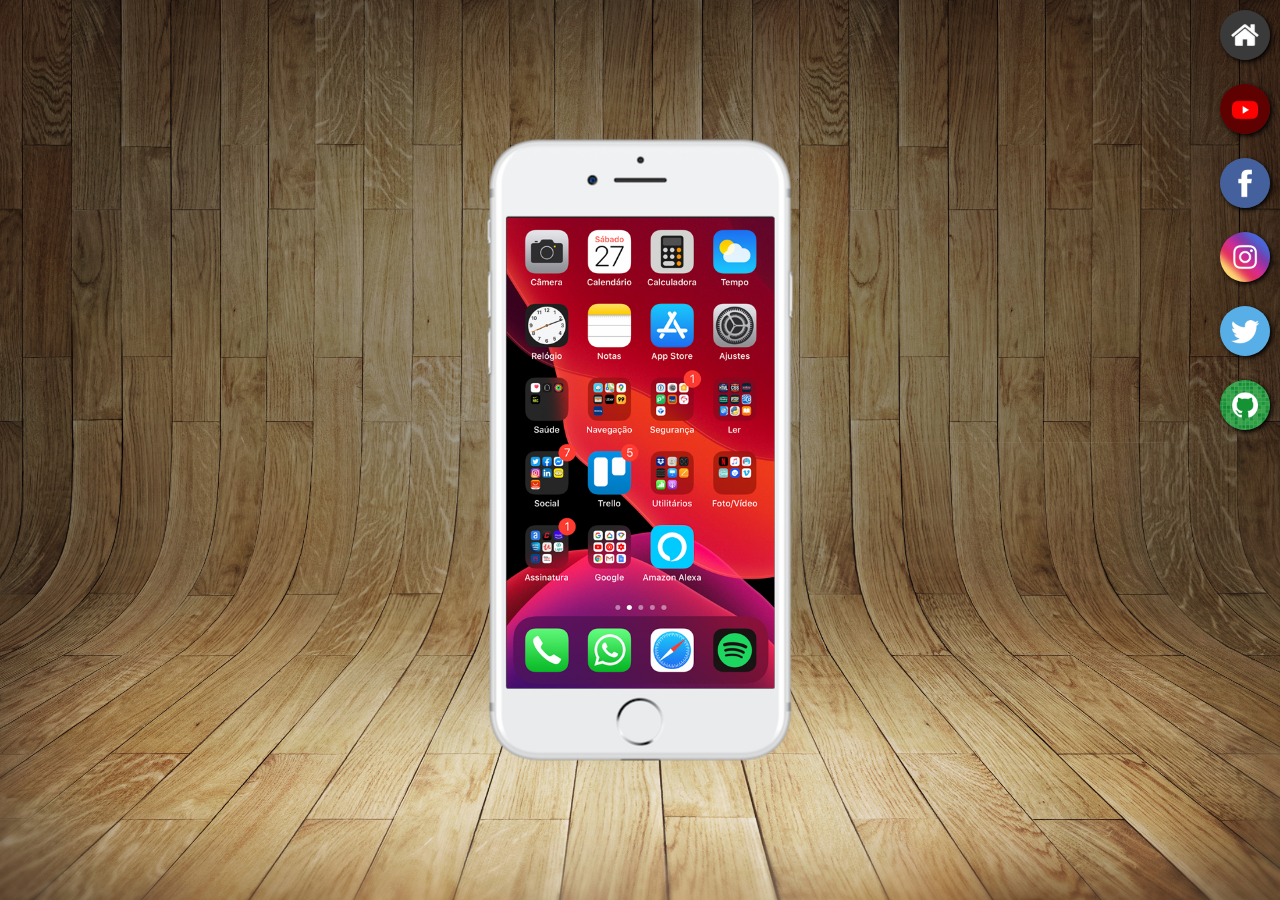
<file: index.html>
<!DOCTYPE html>
<html lang="pt-br">
<head>
    <meta charset="UTF-8">
    <meta name="viewport" content="width=device-width, initial-scale=1.0">
    <title>Projeto redes socíais</title>
    <link rel="shortcut icon" href="favicon.ico" type="image/x-icon">
   <link rel="stylesheet" href="estilo/style.css">
</head>
<body>
    <main>
        <section id="telefone">
            <iframe src="home.html" name="tela" id="tela" frameborder="0">O seu navegador não é compativel com isso</iframe>
        </section>
        <section id="aplicativos">
            <a href="home.html" target="tela"><img src="imagens/logo-home.jpg" alt=""></a> <br>
            <a href="youtube.html" target="tela"><img src="imagens/logo-youtube.jpg" alt=""></a> <br>
            <a href="facebook.html" target="tela"><img src="imagens/logo-facebook.jpg" alt=""></a> <br>
            <a href="instagram.html" target="tela"><img src="imagens/logo-instagram.jpg" alt=""></a> <br>
            <a href="twiter.html" target="tela"><img src="imagens/logo-twitter.jpg" alt=""></a> <br>
            <a href="github.html" target="tela"><img src="imagens/logo-github.jpg" alt=""></a>
        </section>
    </main>
</body>
</html>
</file>
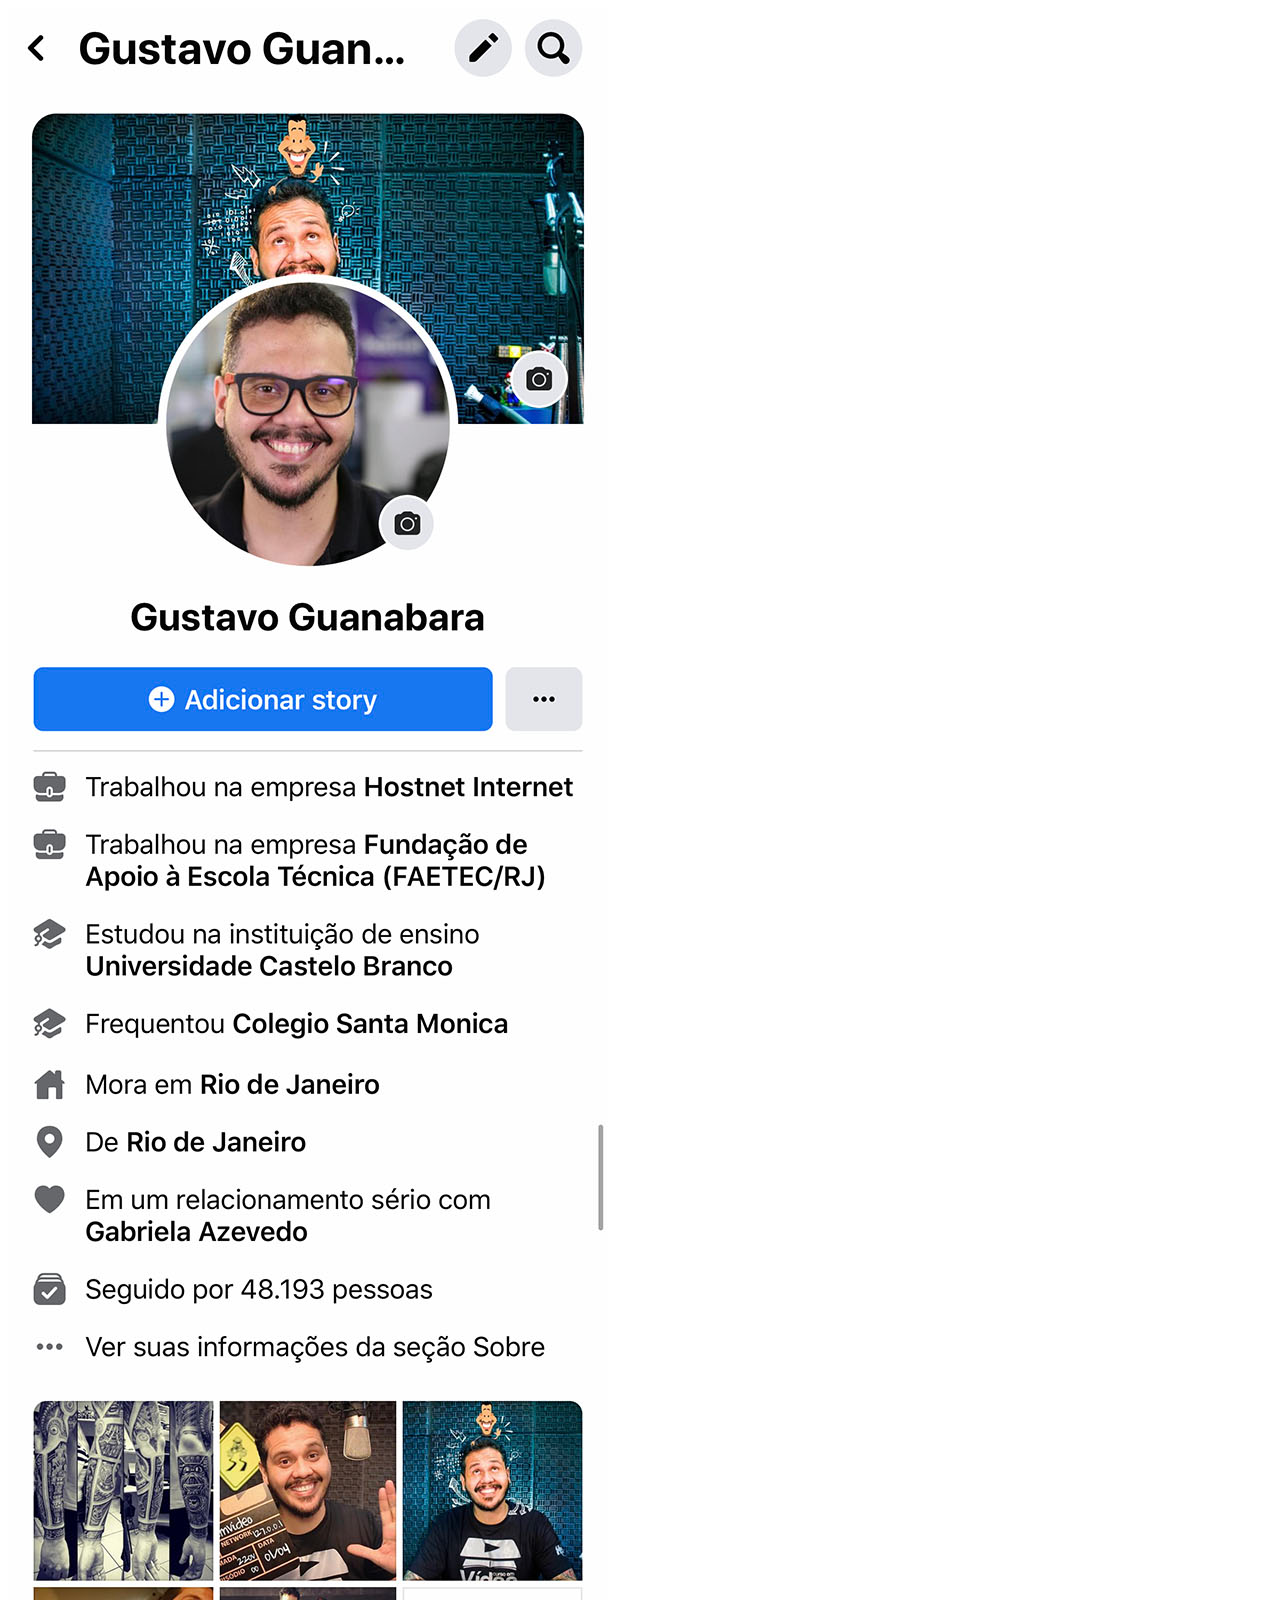
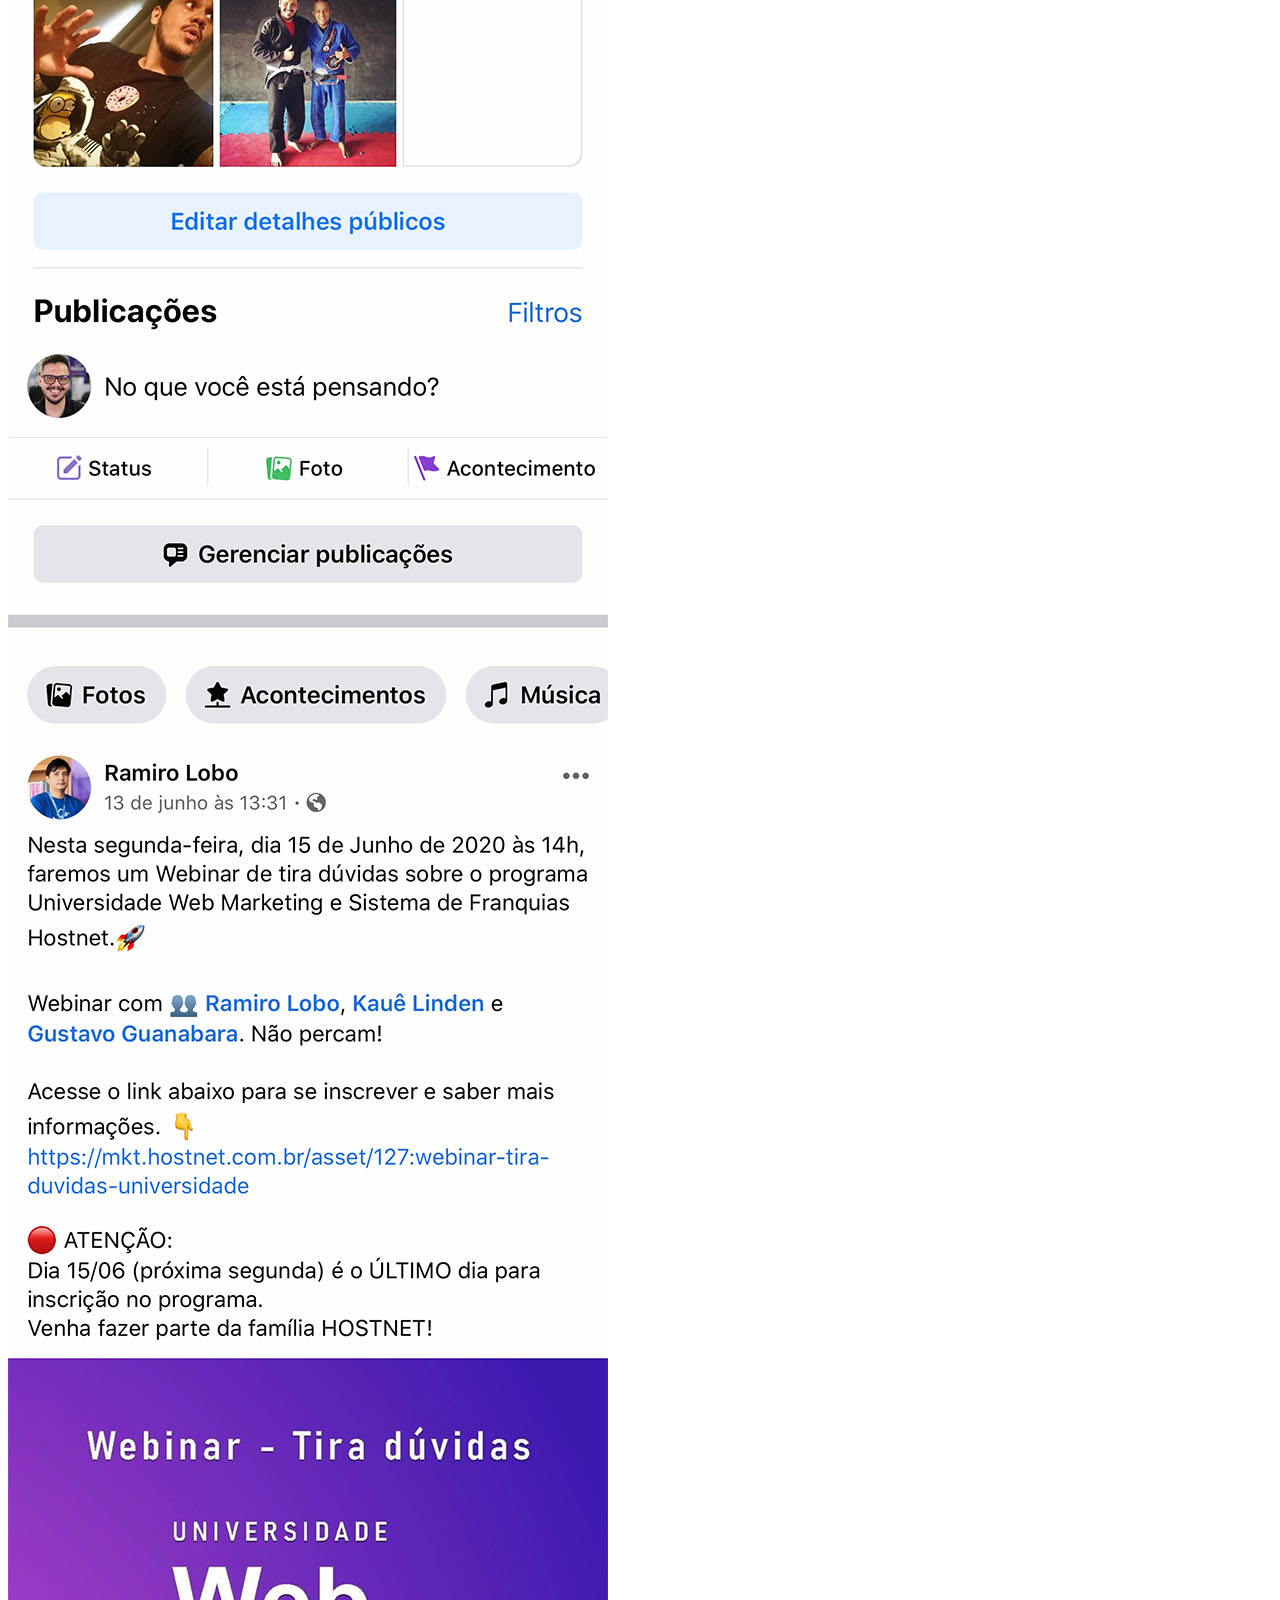
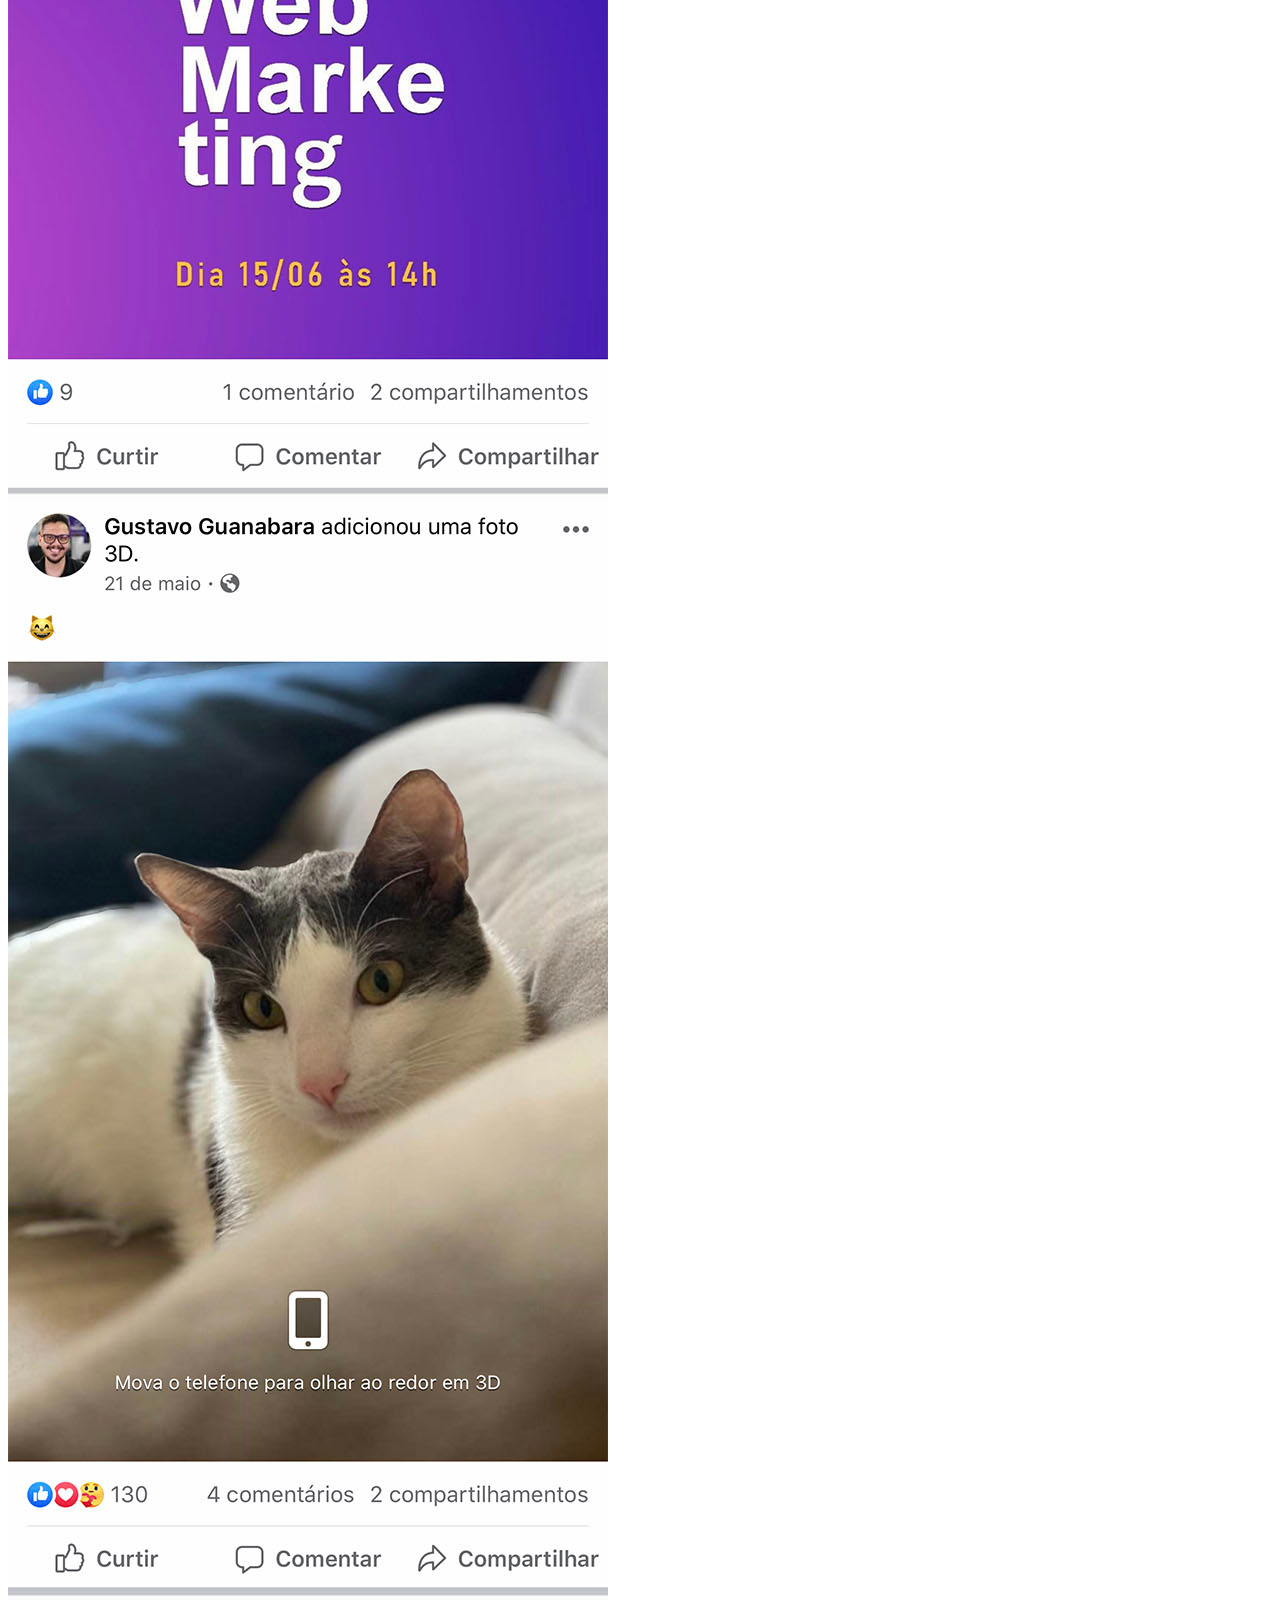
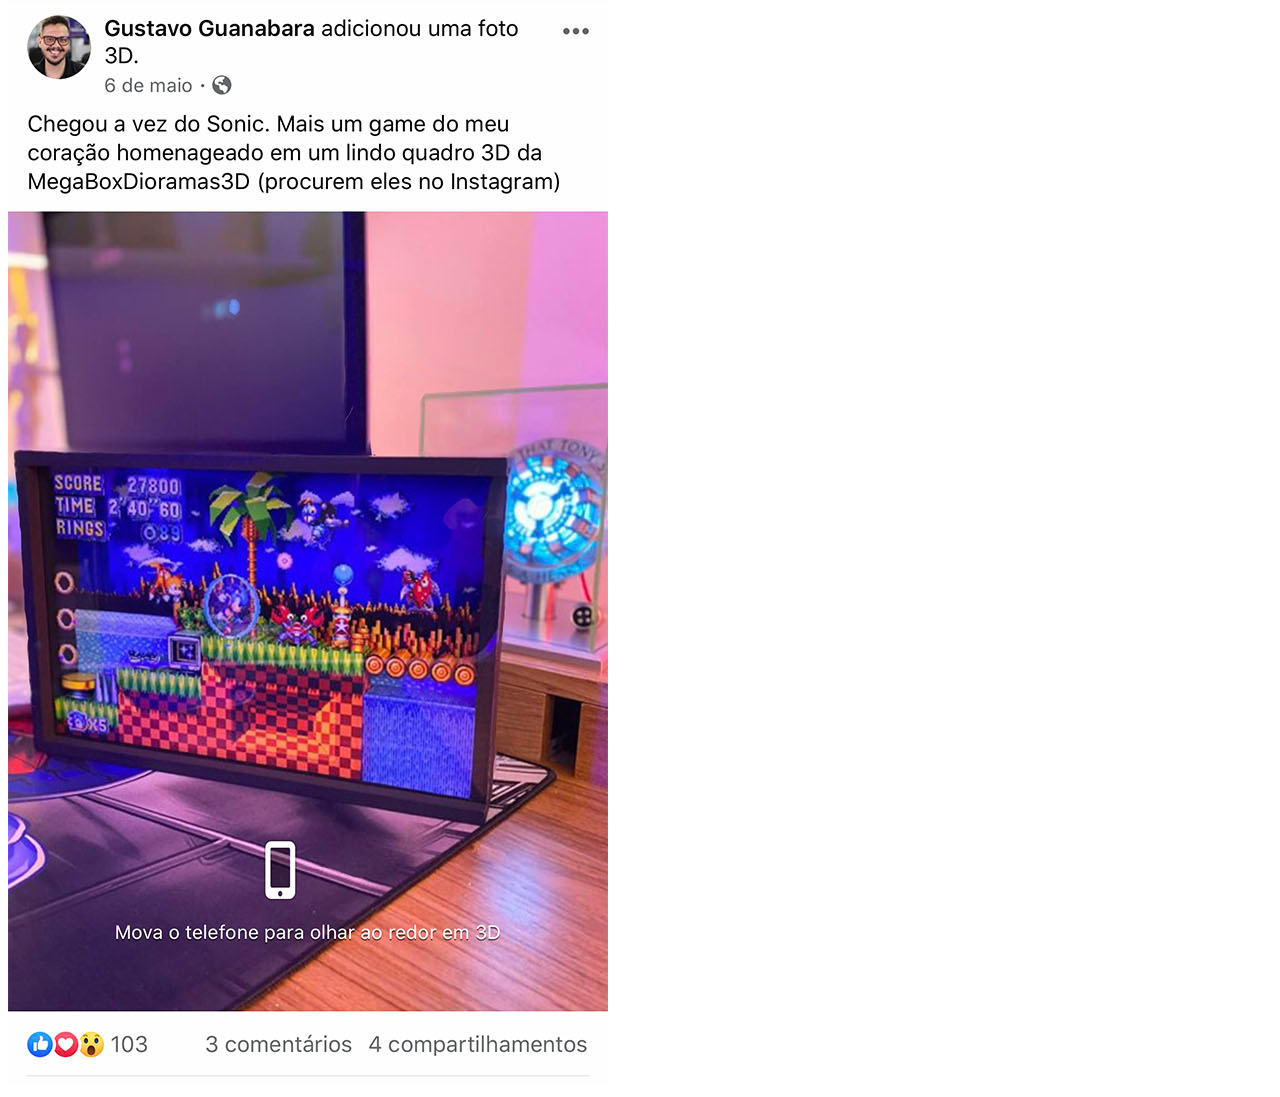
<file: facebook.html>
<!DOCTYPE html>
<html lang="pt-br">
<head>
    <meta charset="UTF-8">
    <meta name="viewport" content="width=device-width, initial-scale=1.0">
    <title>facebook</title>
</head>
<body>
    <img src="imagens/tela-facebook.jpg" alt="facebook">
    <a href=""></a>
</body>
</html>
</file>
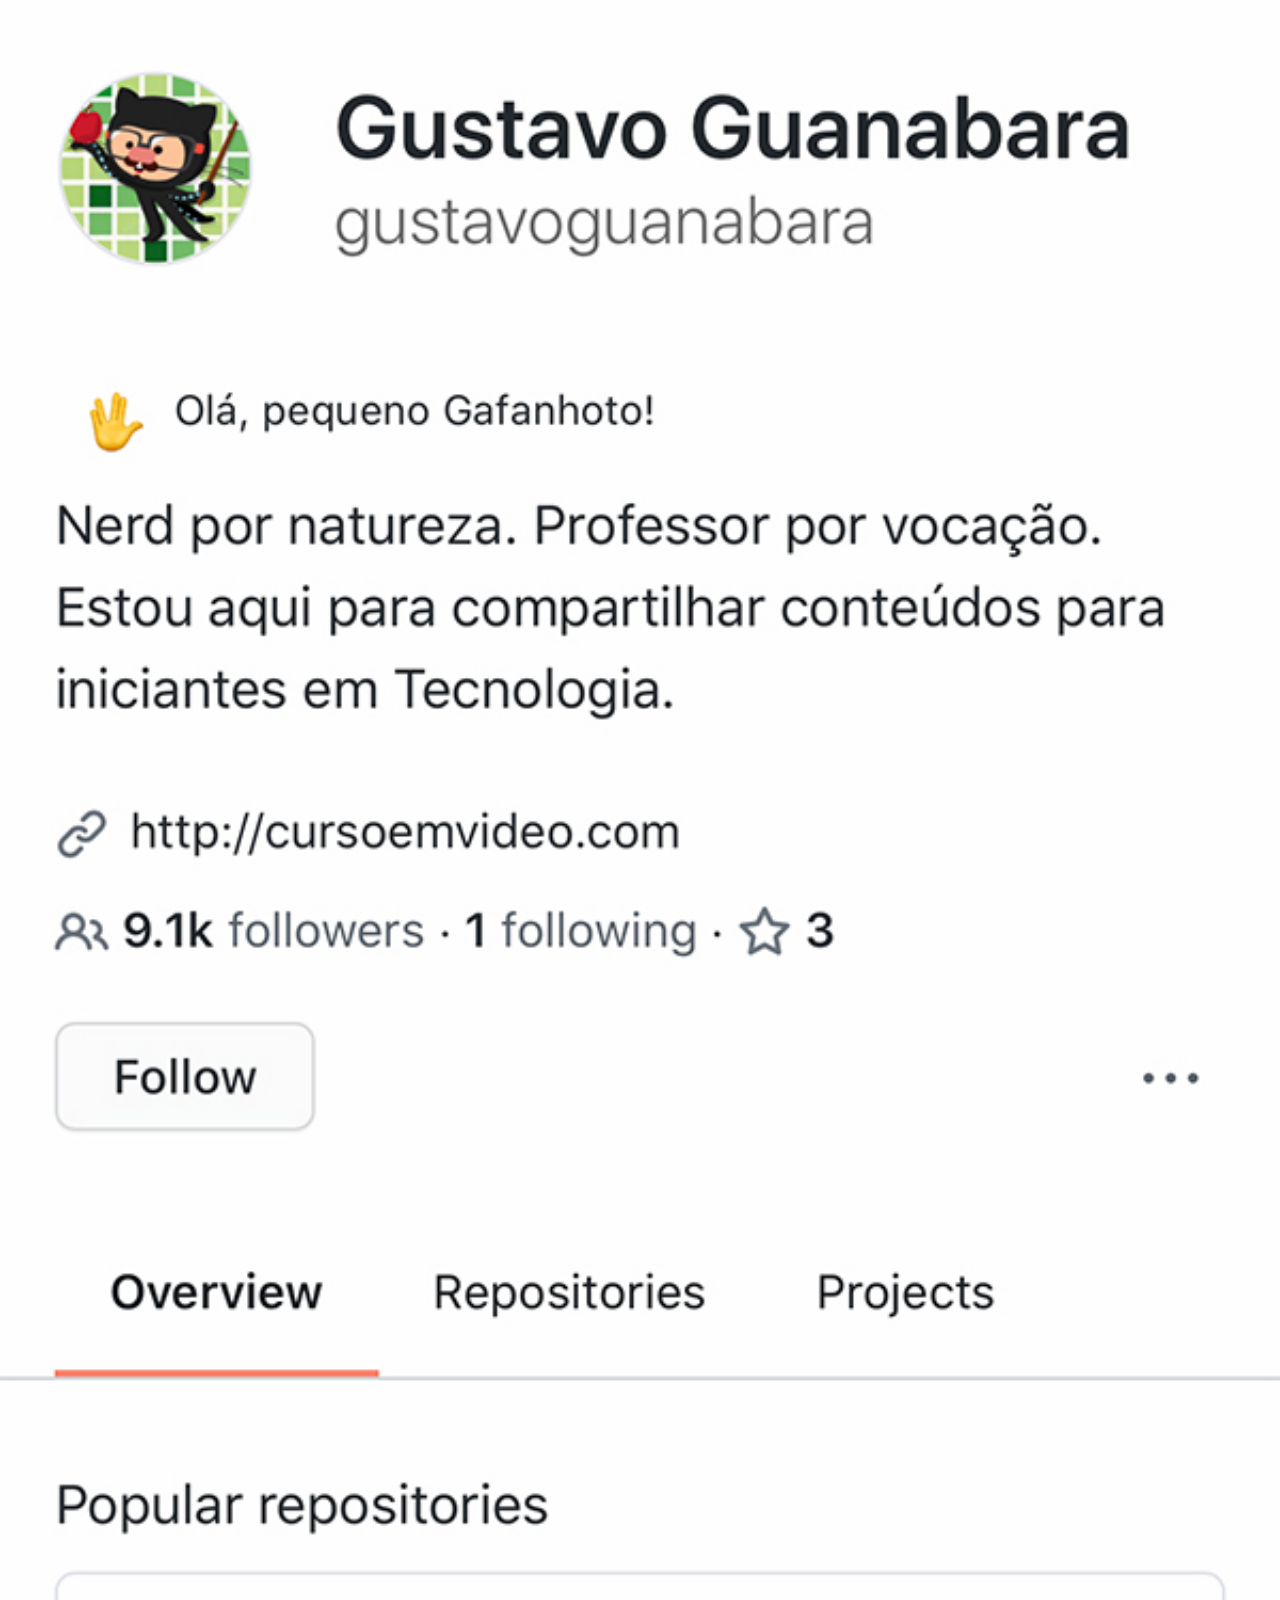
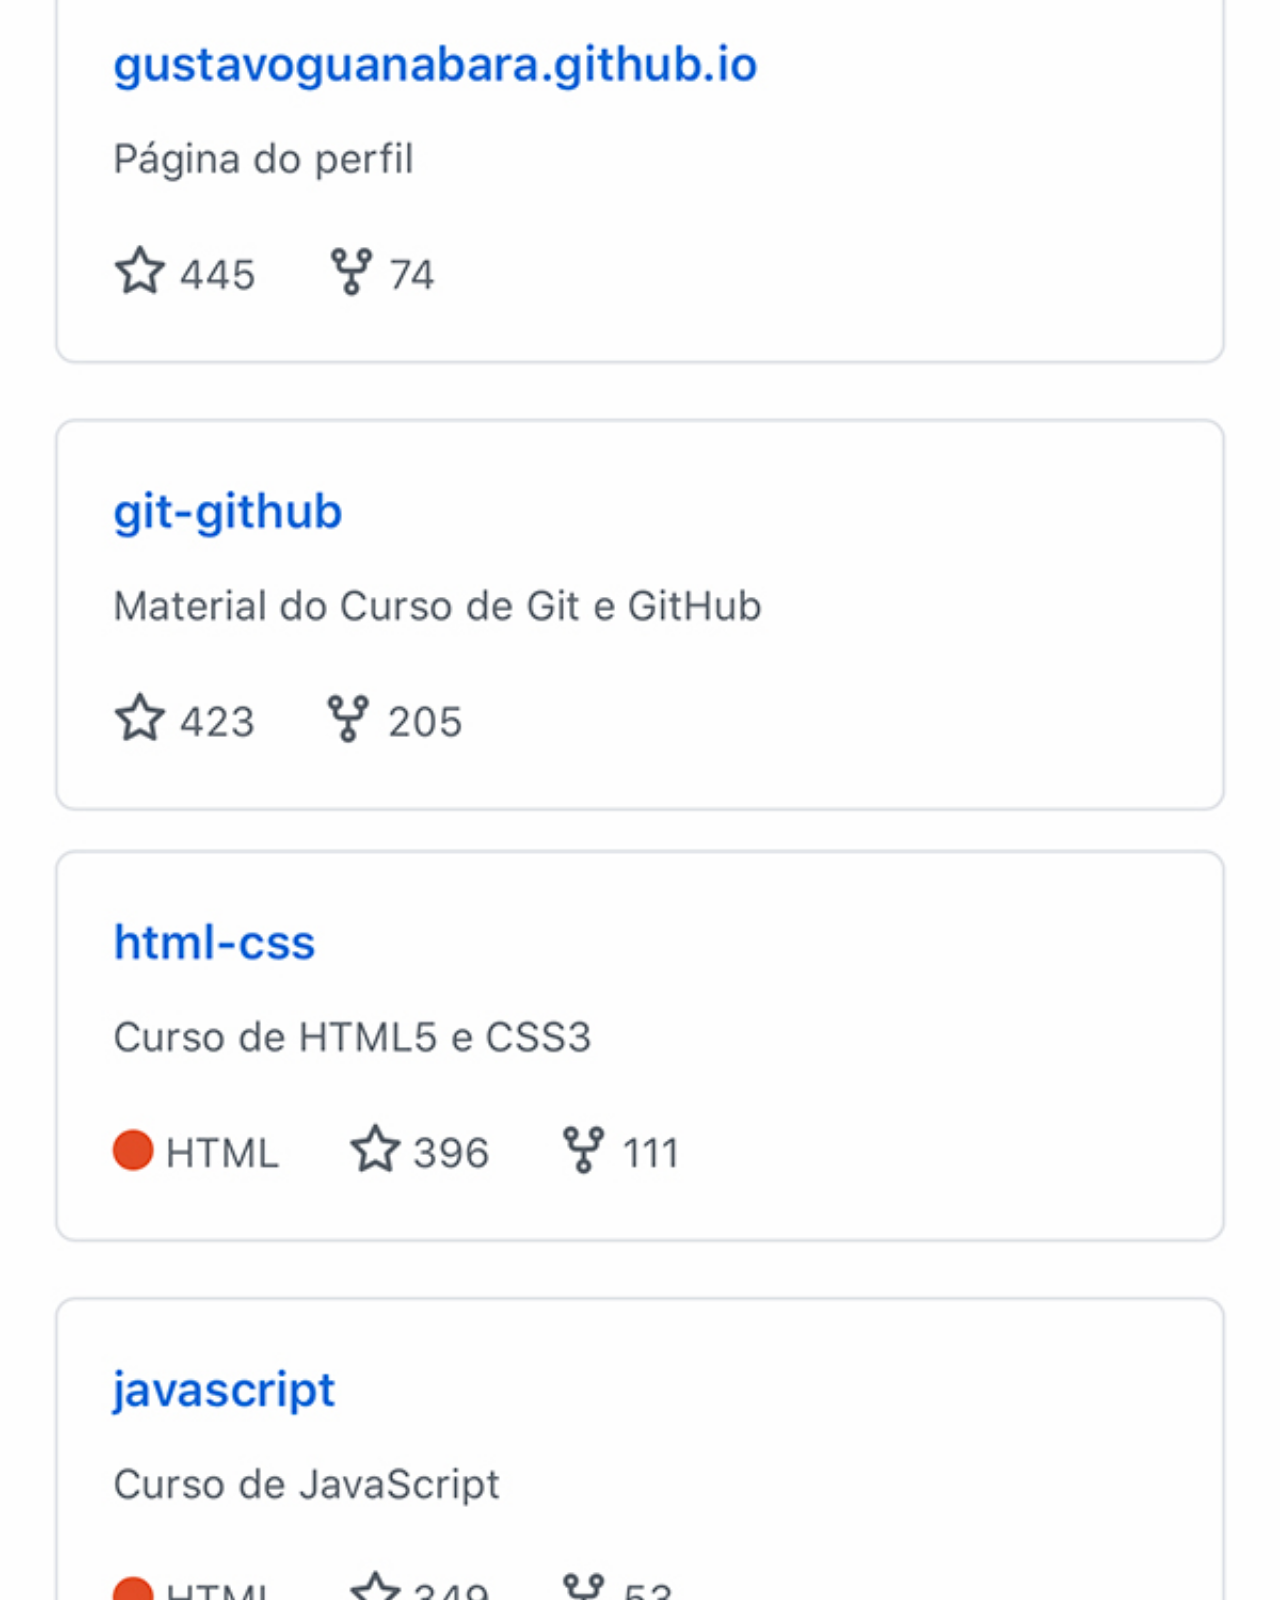
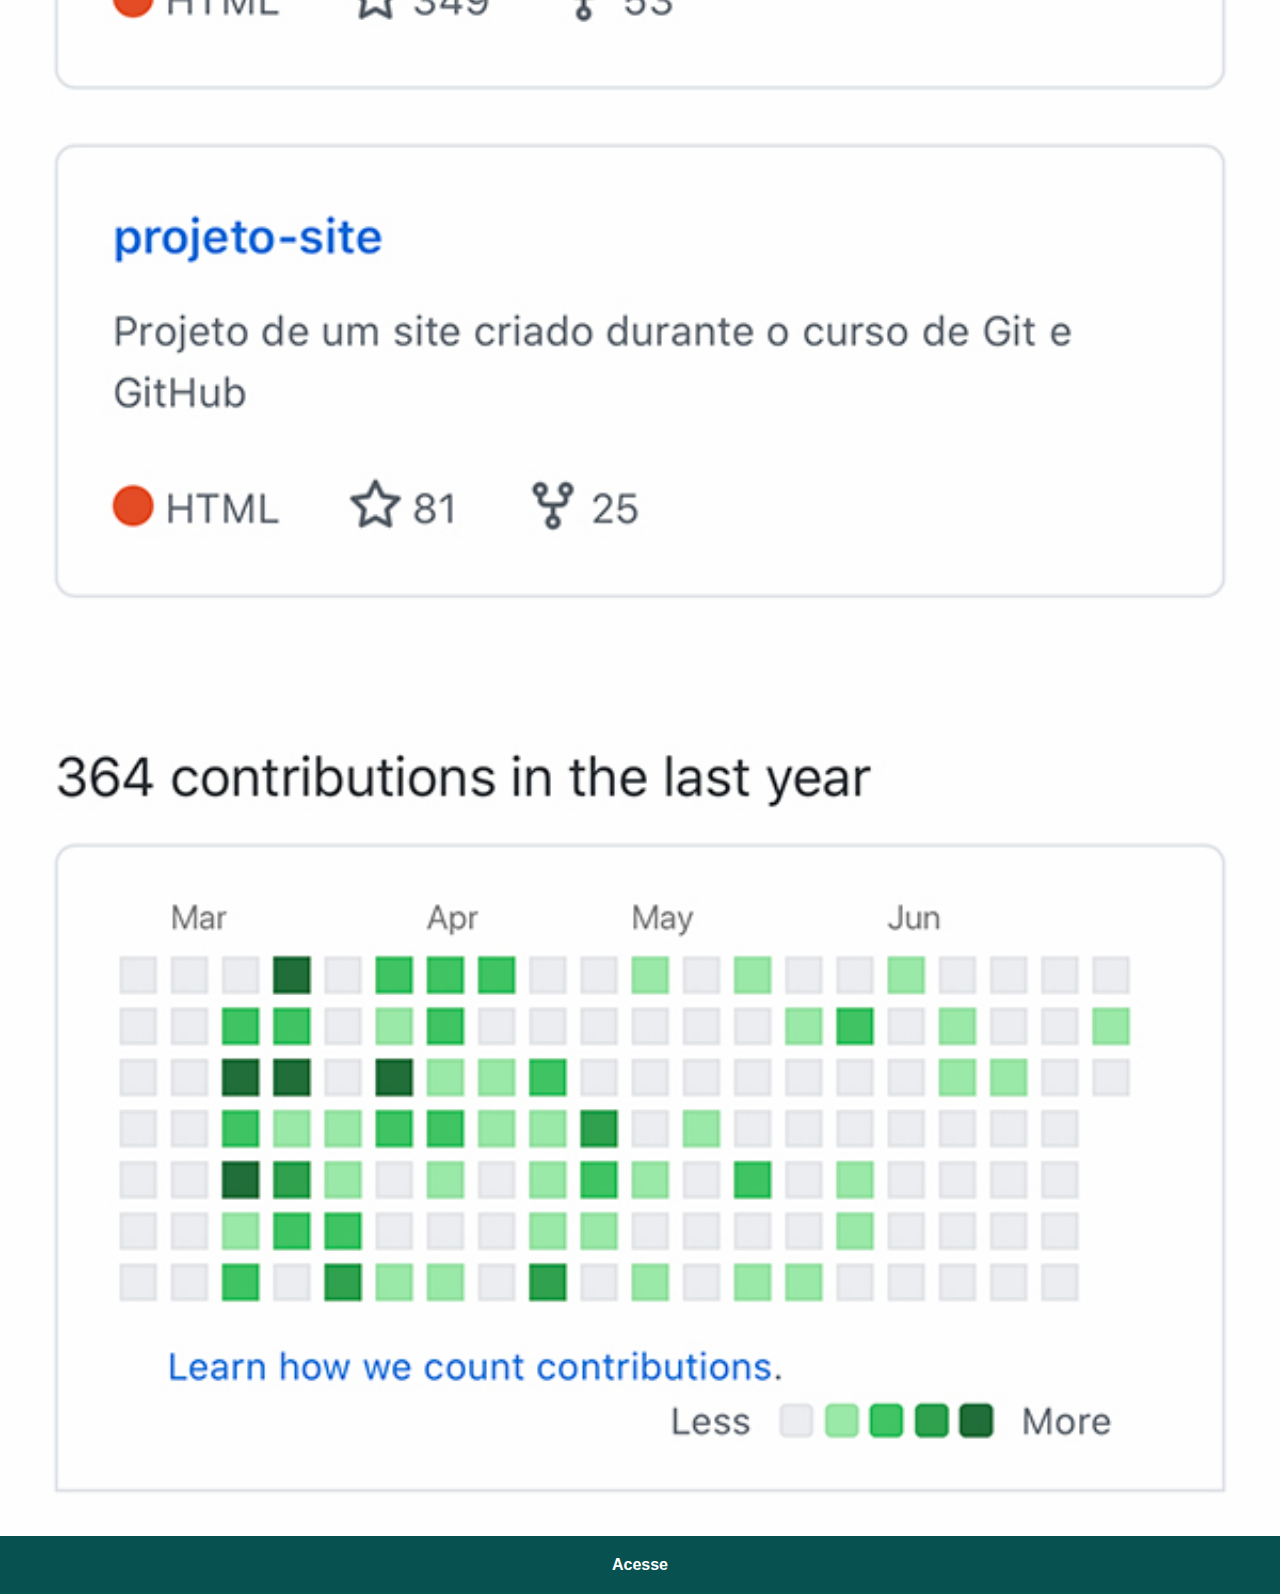
<file: github.html>
<!DOCTYPE html>
<html lang="pt-br">
<head>
    <meta charset="UTF-8">
    <meta name="viewport" content="width=device-width, initial-scale=1.0">
    <title>Github</title>
    <link rel="stylesheet" href="estilos/redessociais.css">
</head>
<body>
    <img src="imagens/tela-github.jpg" alt="">
    <a href="https://www.github.com" target="_blank">Acesse</a>
</body>
</html>
</file>
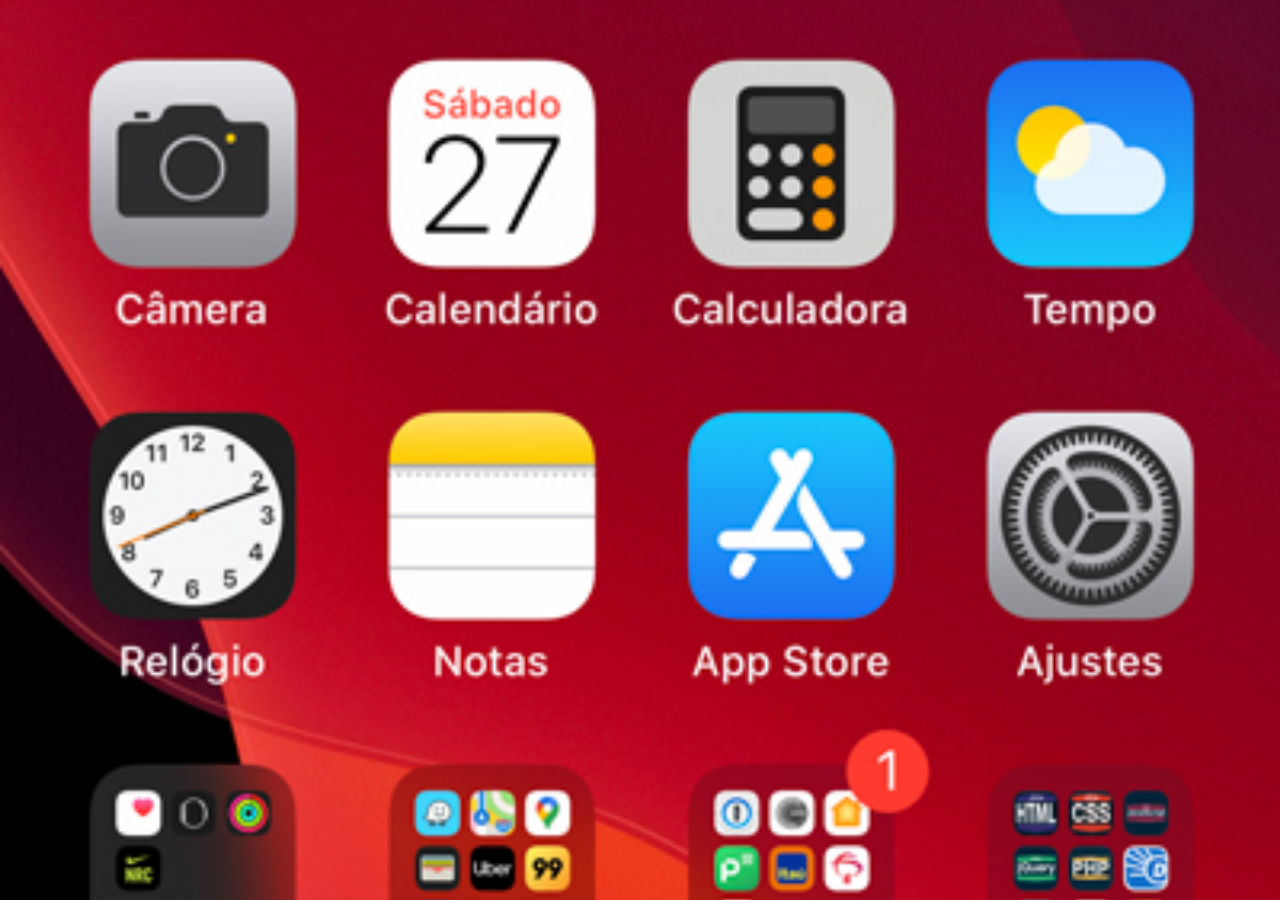
<file: home.html>
<!DOCTYPE html>
<html lang="pt-br">
<head>
    <meta charset="UTF-8">
    <meta name="viewport" content="width=device-width, initial-scale=1.0">
    <title>Home</title>
    <style>
        * {
            margin: 0px;
            padding: 0px;
        }

        body {
            width: 100vw;
            height: 100vh;
            background-color: black;
            background-image: url(imagens/tela-home.jpg);
            background-repeat: no-repeat;
            background-position: top center;
            background-size: cover;
        }
    </style>
</head>
<body>
    
</body>
</html>
</file>
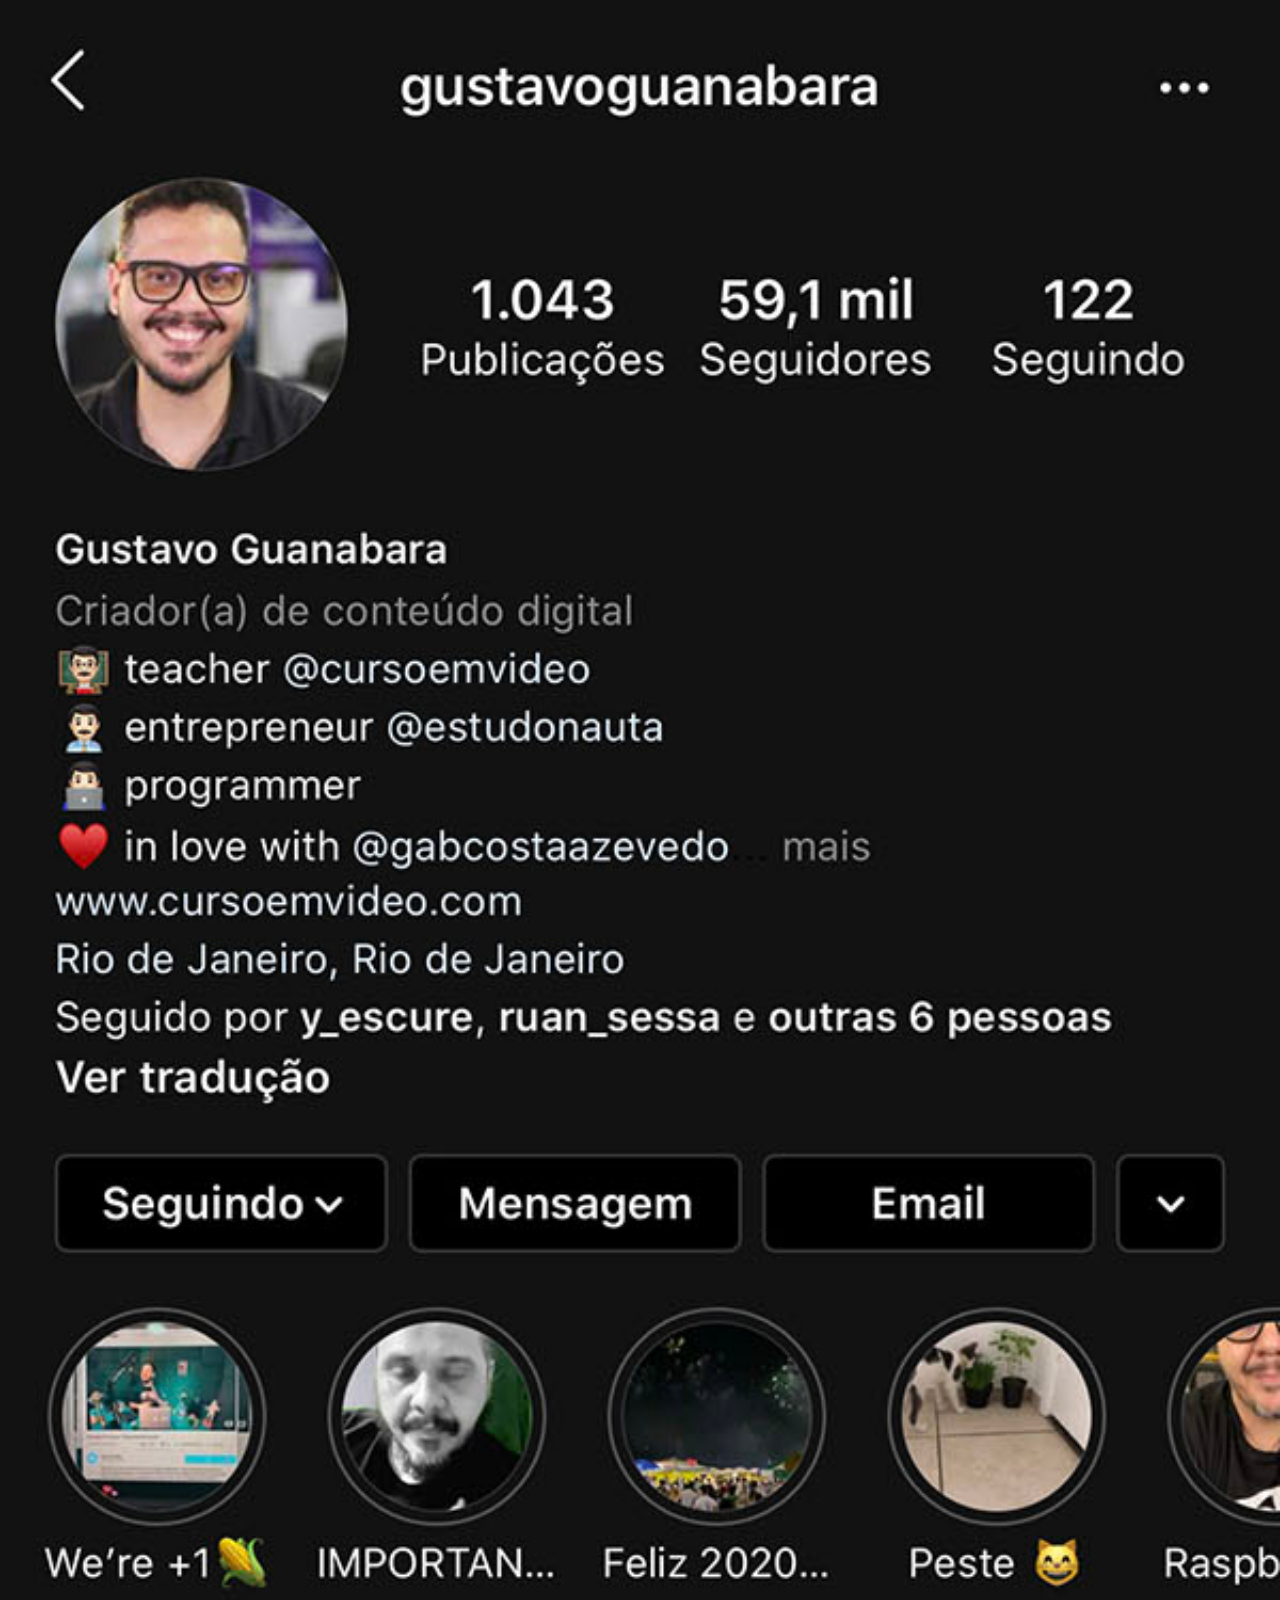
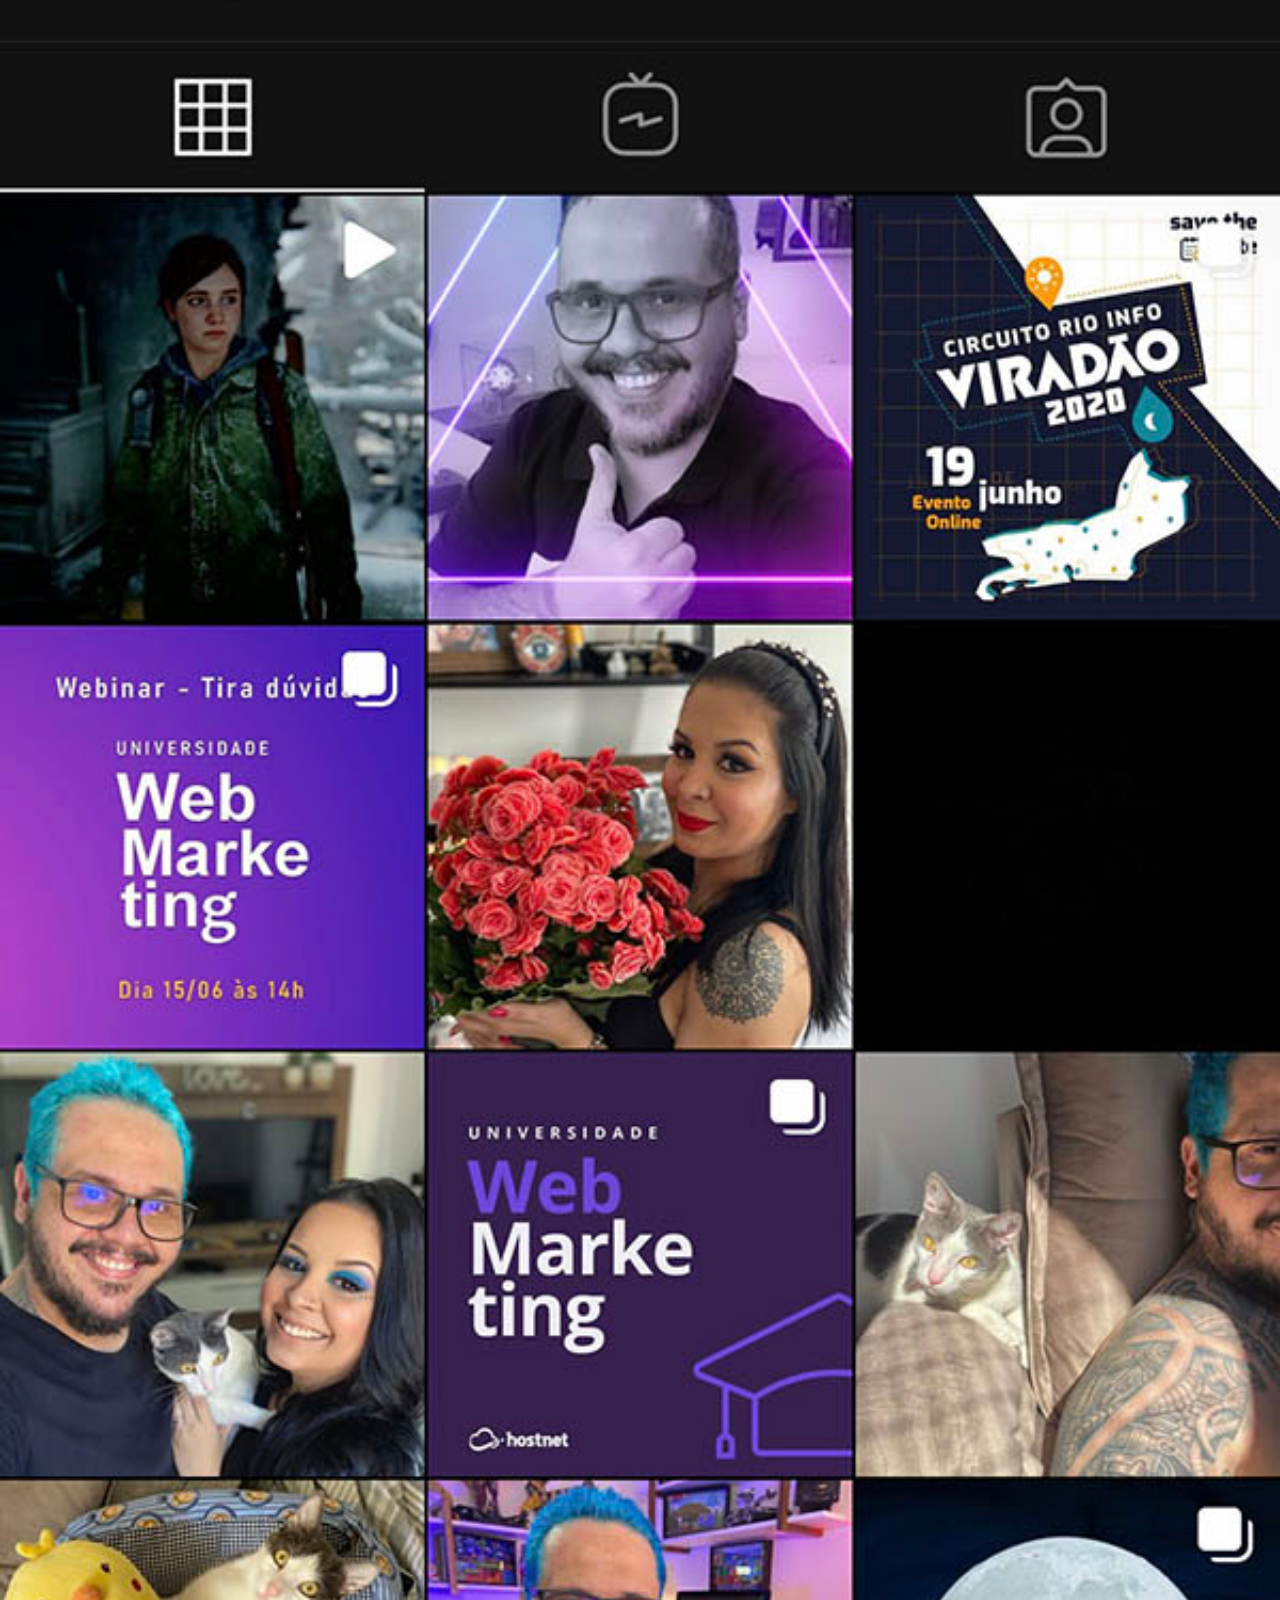
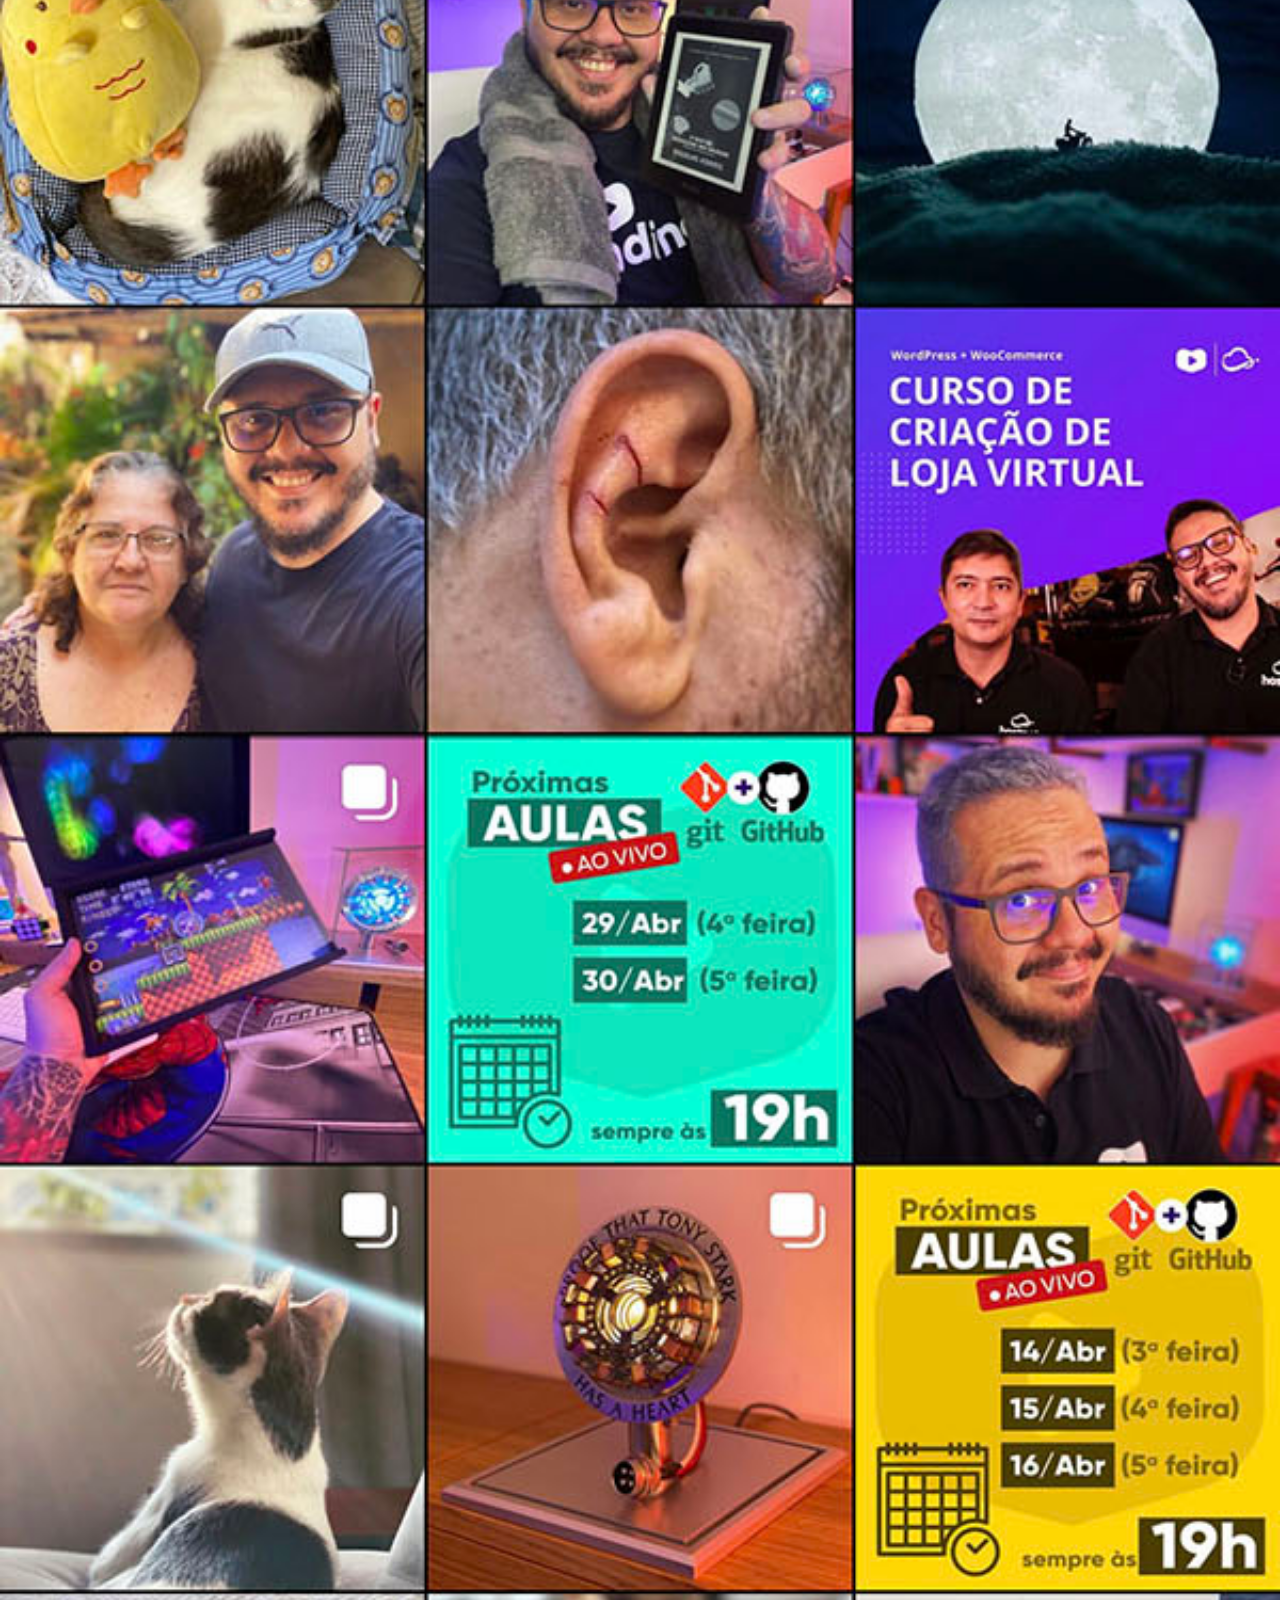
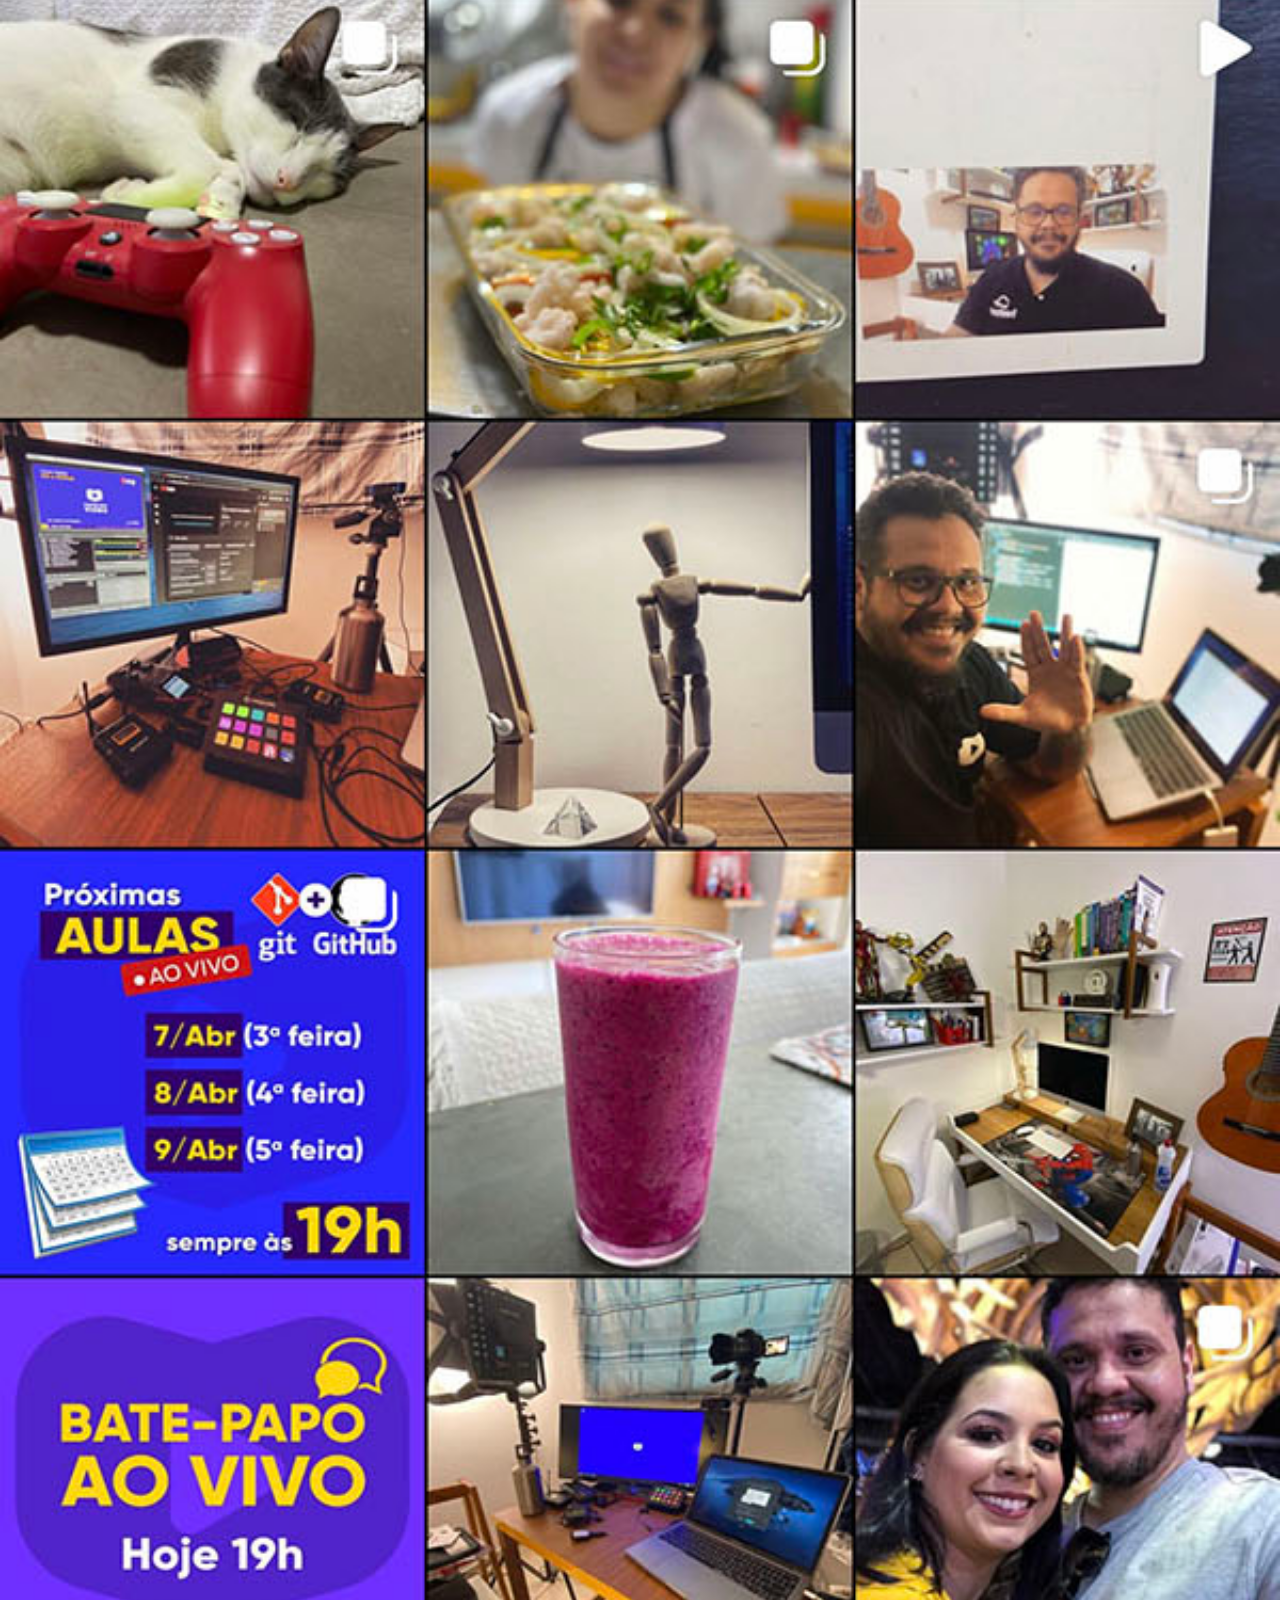
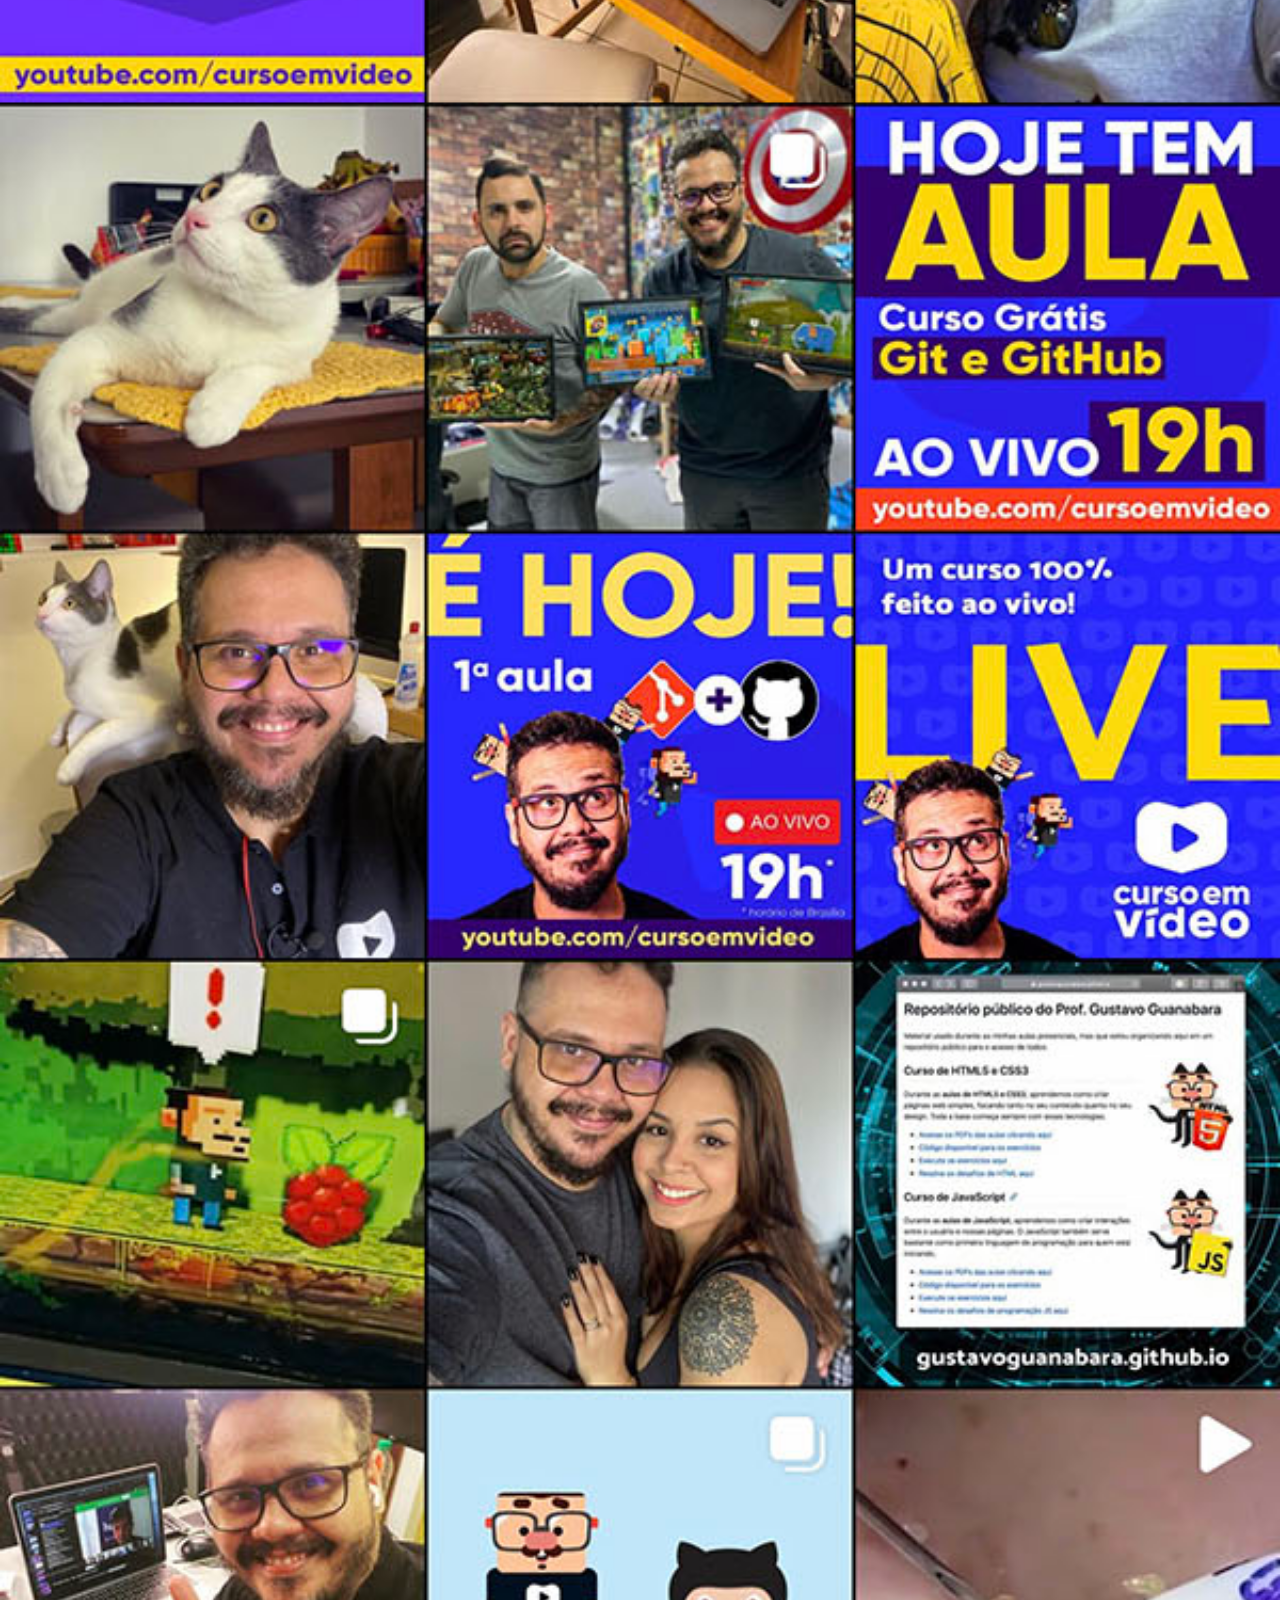
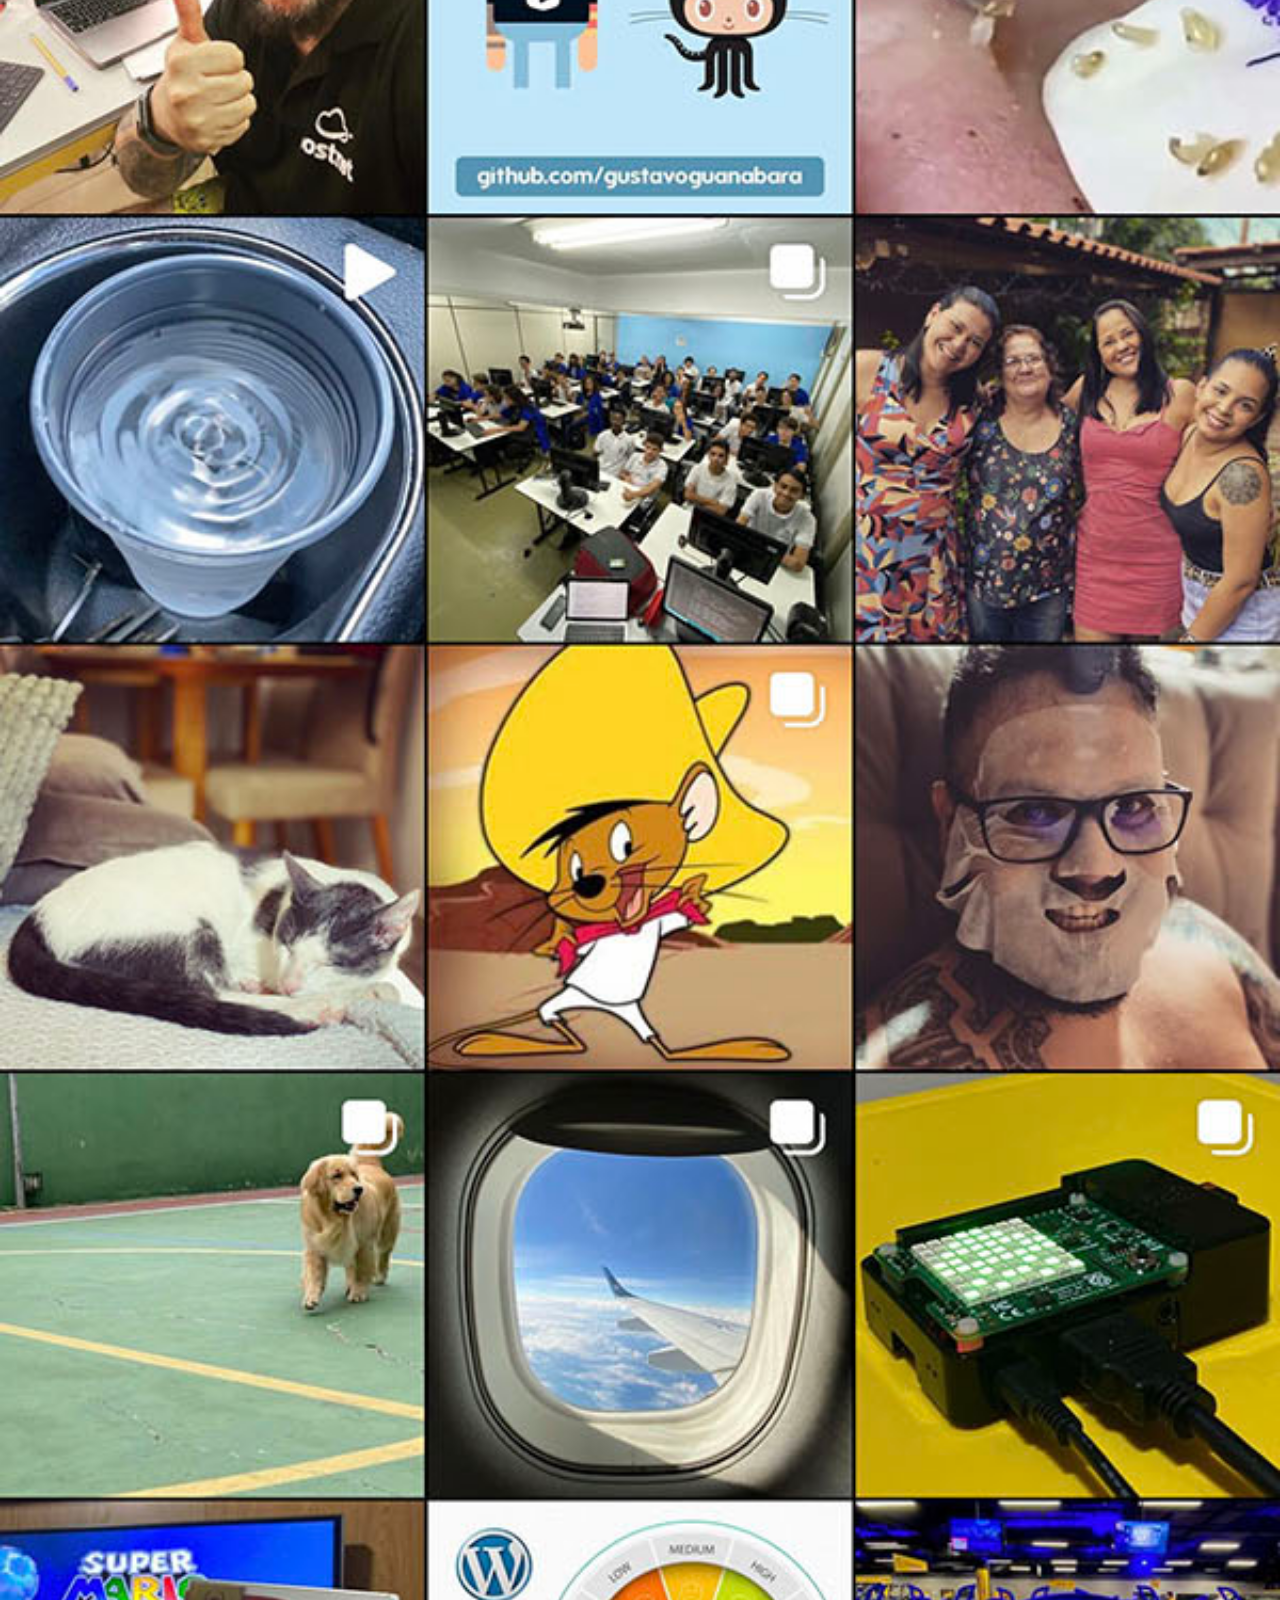
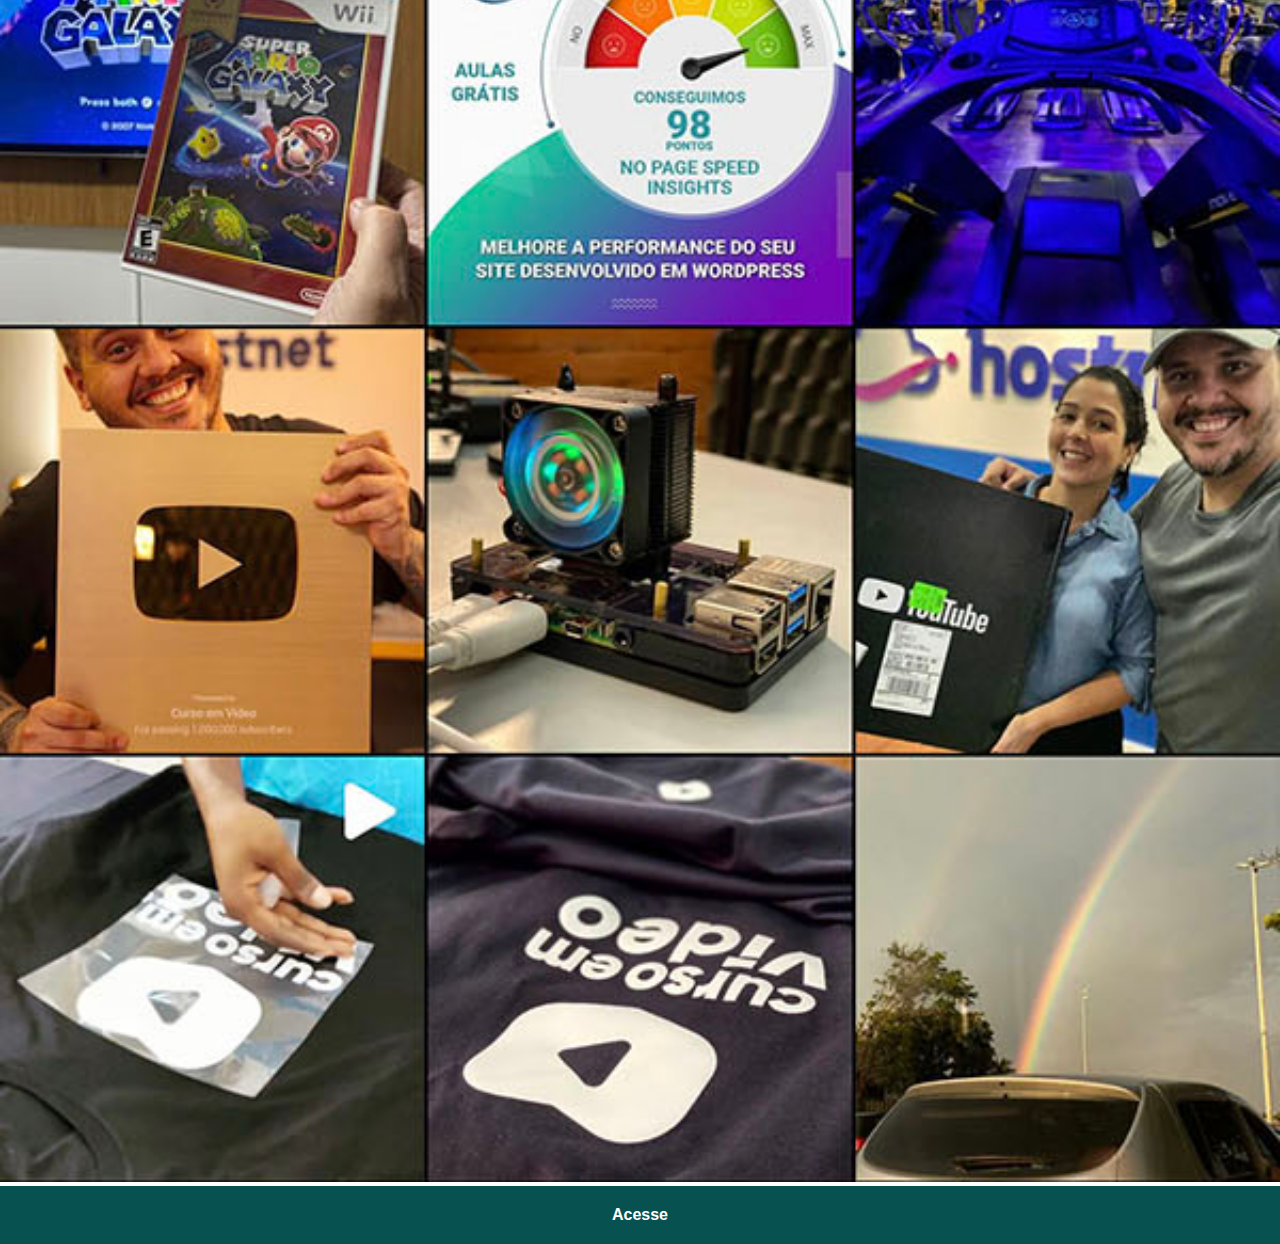
<file: instagram.html>
<!DOCTYPE html>
<html lang="pt-br">
<head>
    <meta charset="UTF-8">
    <meta name="viewport" content="width=device-width, initial-scale=1.0">
    <title>instagram</title>
    <link rel="stylesheet" href="estilos/redessociais.css">
</head>
<body>
    <img src="imagens/tela-instagram.jpg" alt="">
    <a href="https://www.instagram.com" target="_blank">Acesse</a>
</body>
</html>
</file>
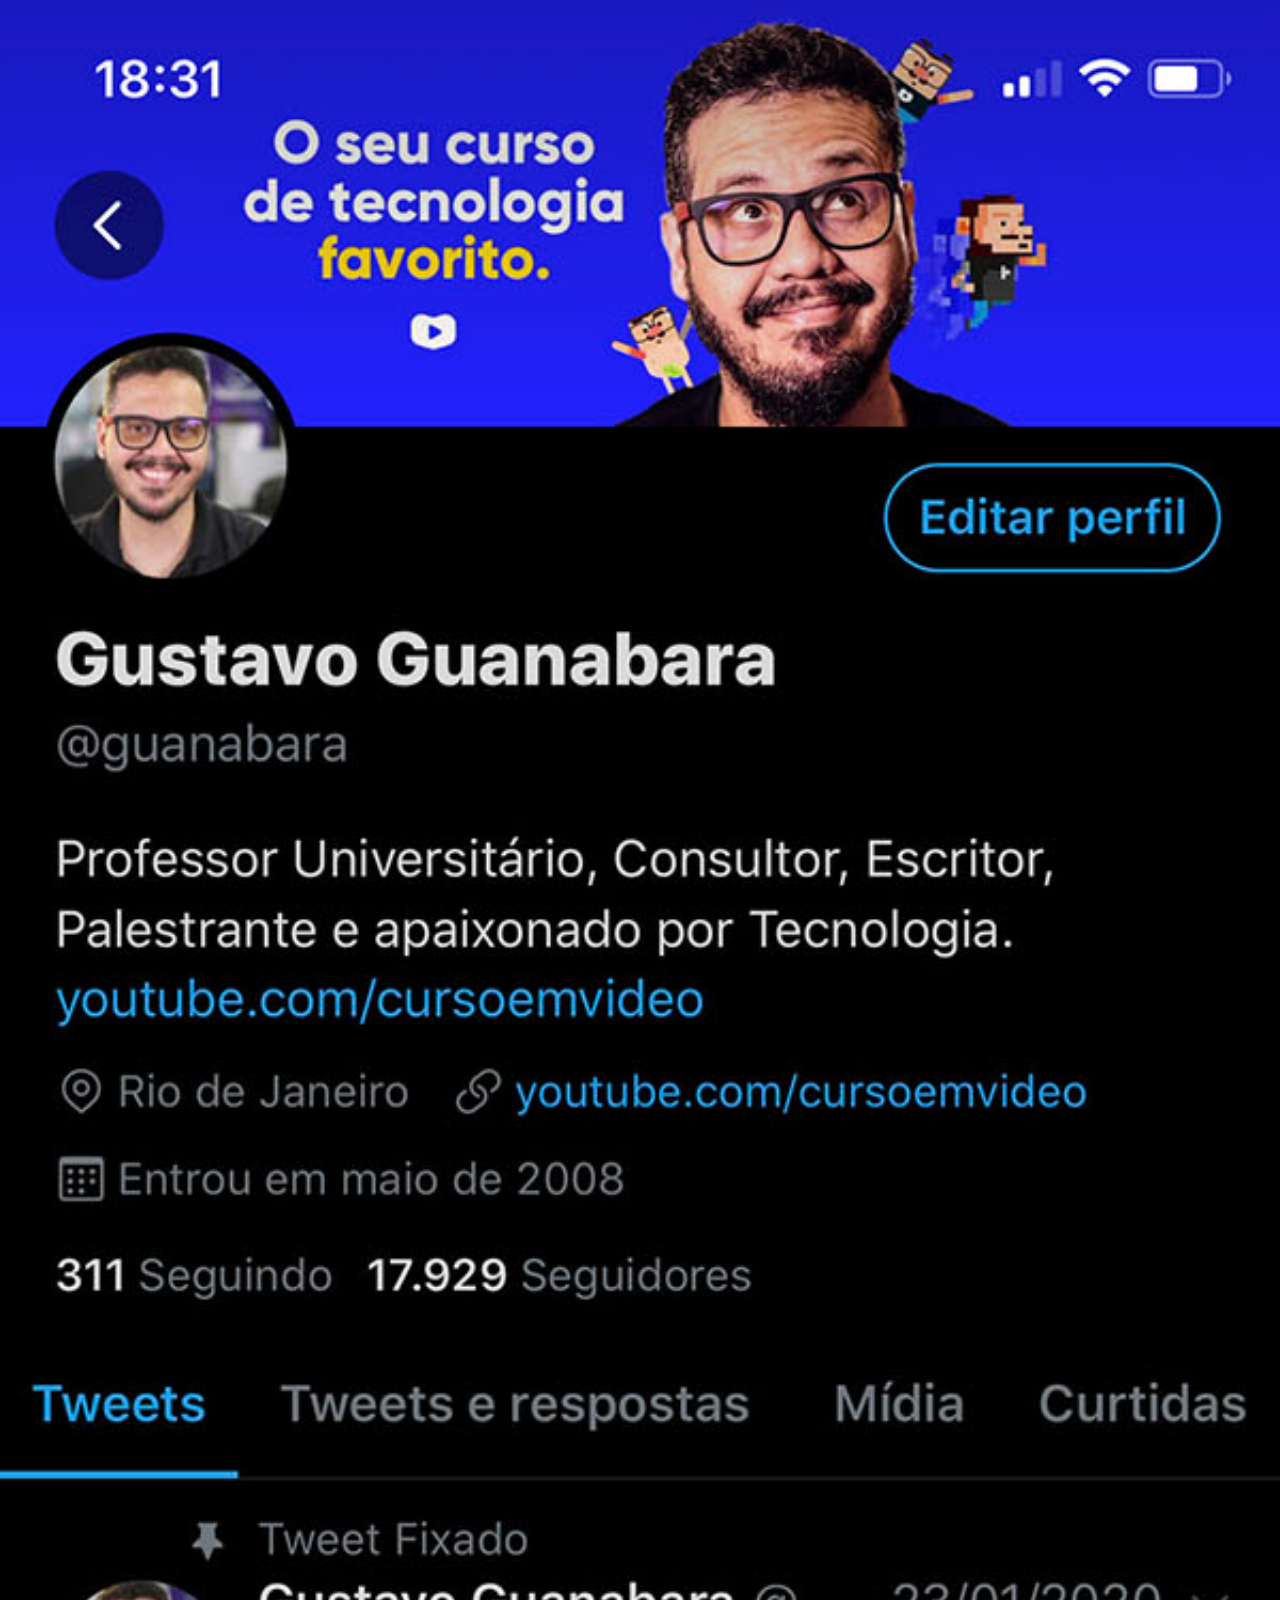
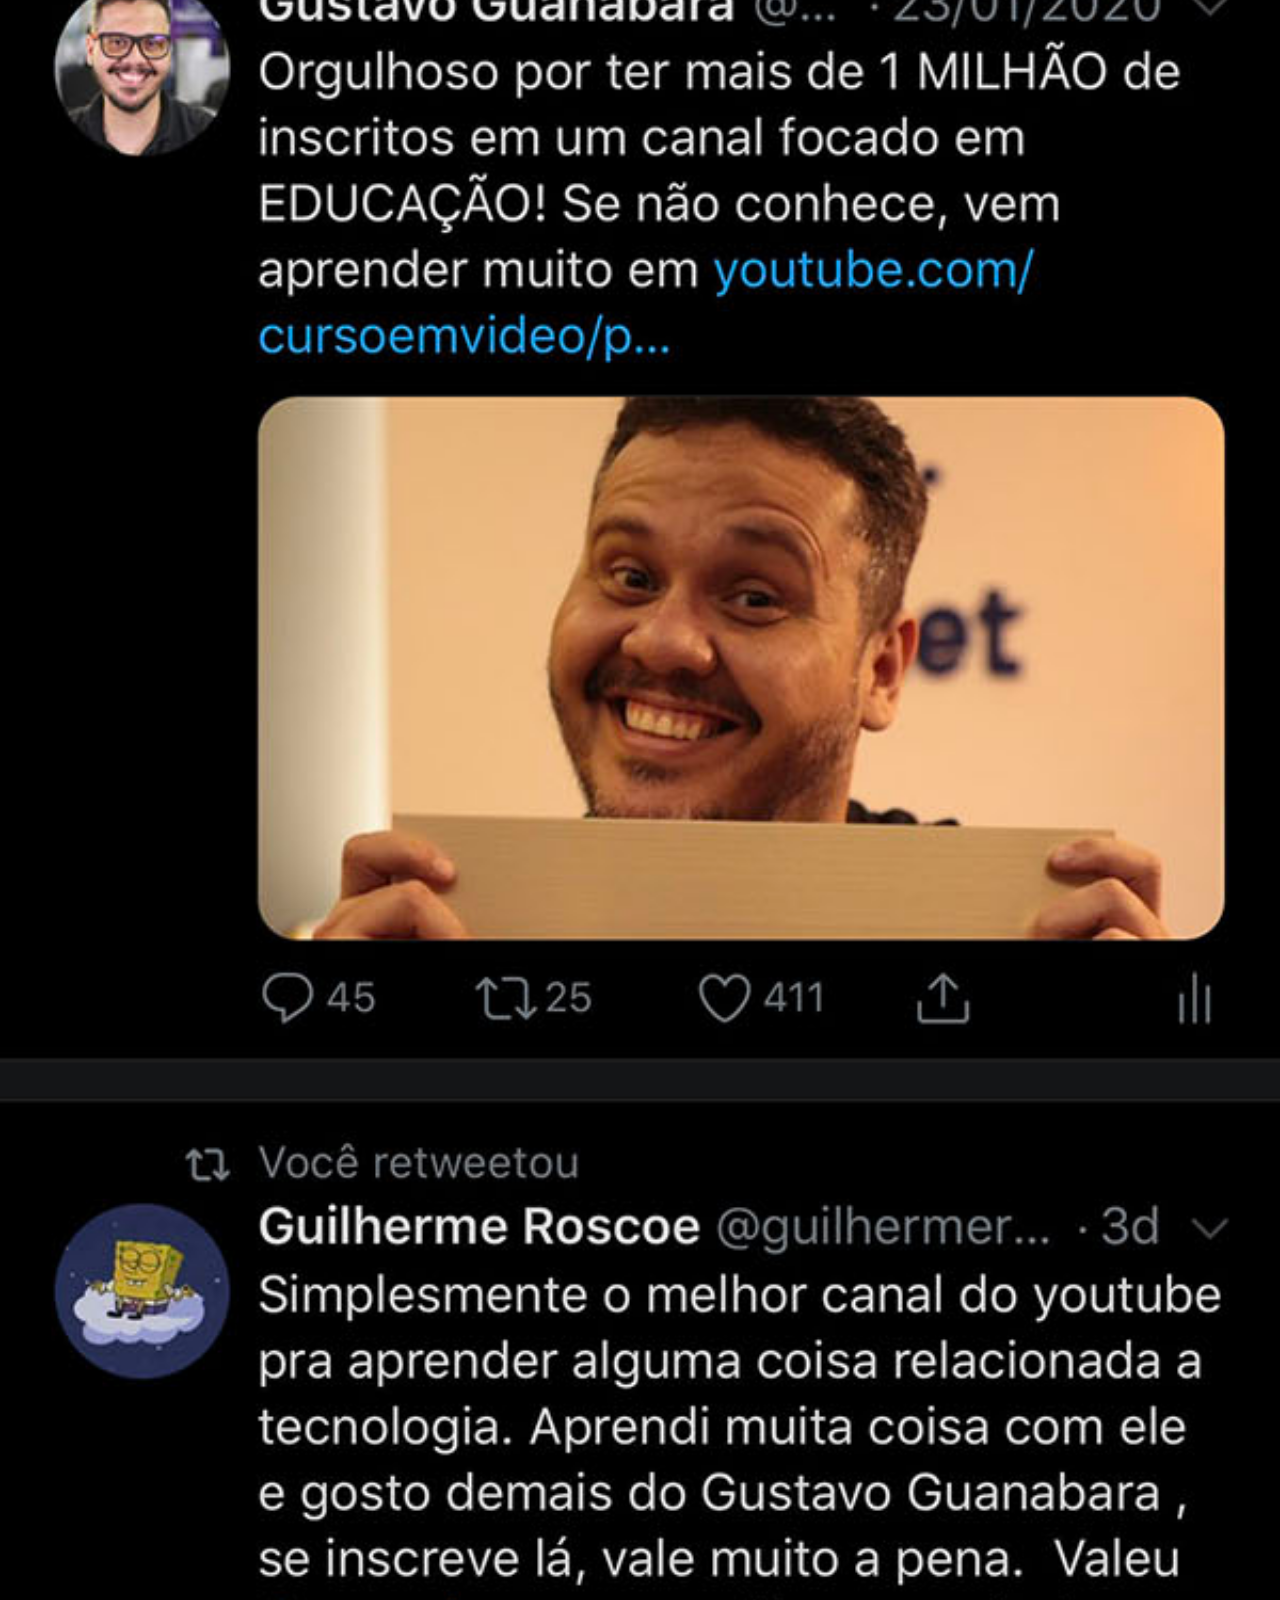
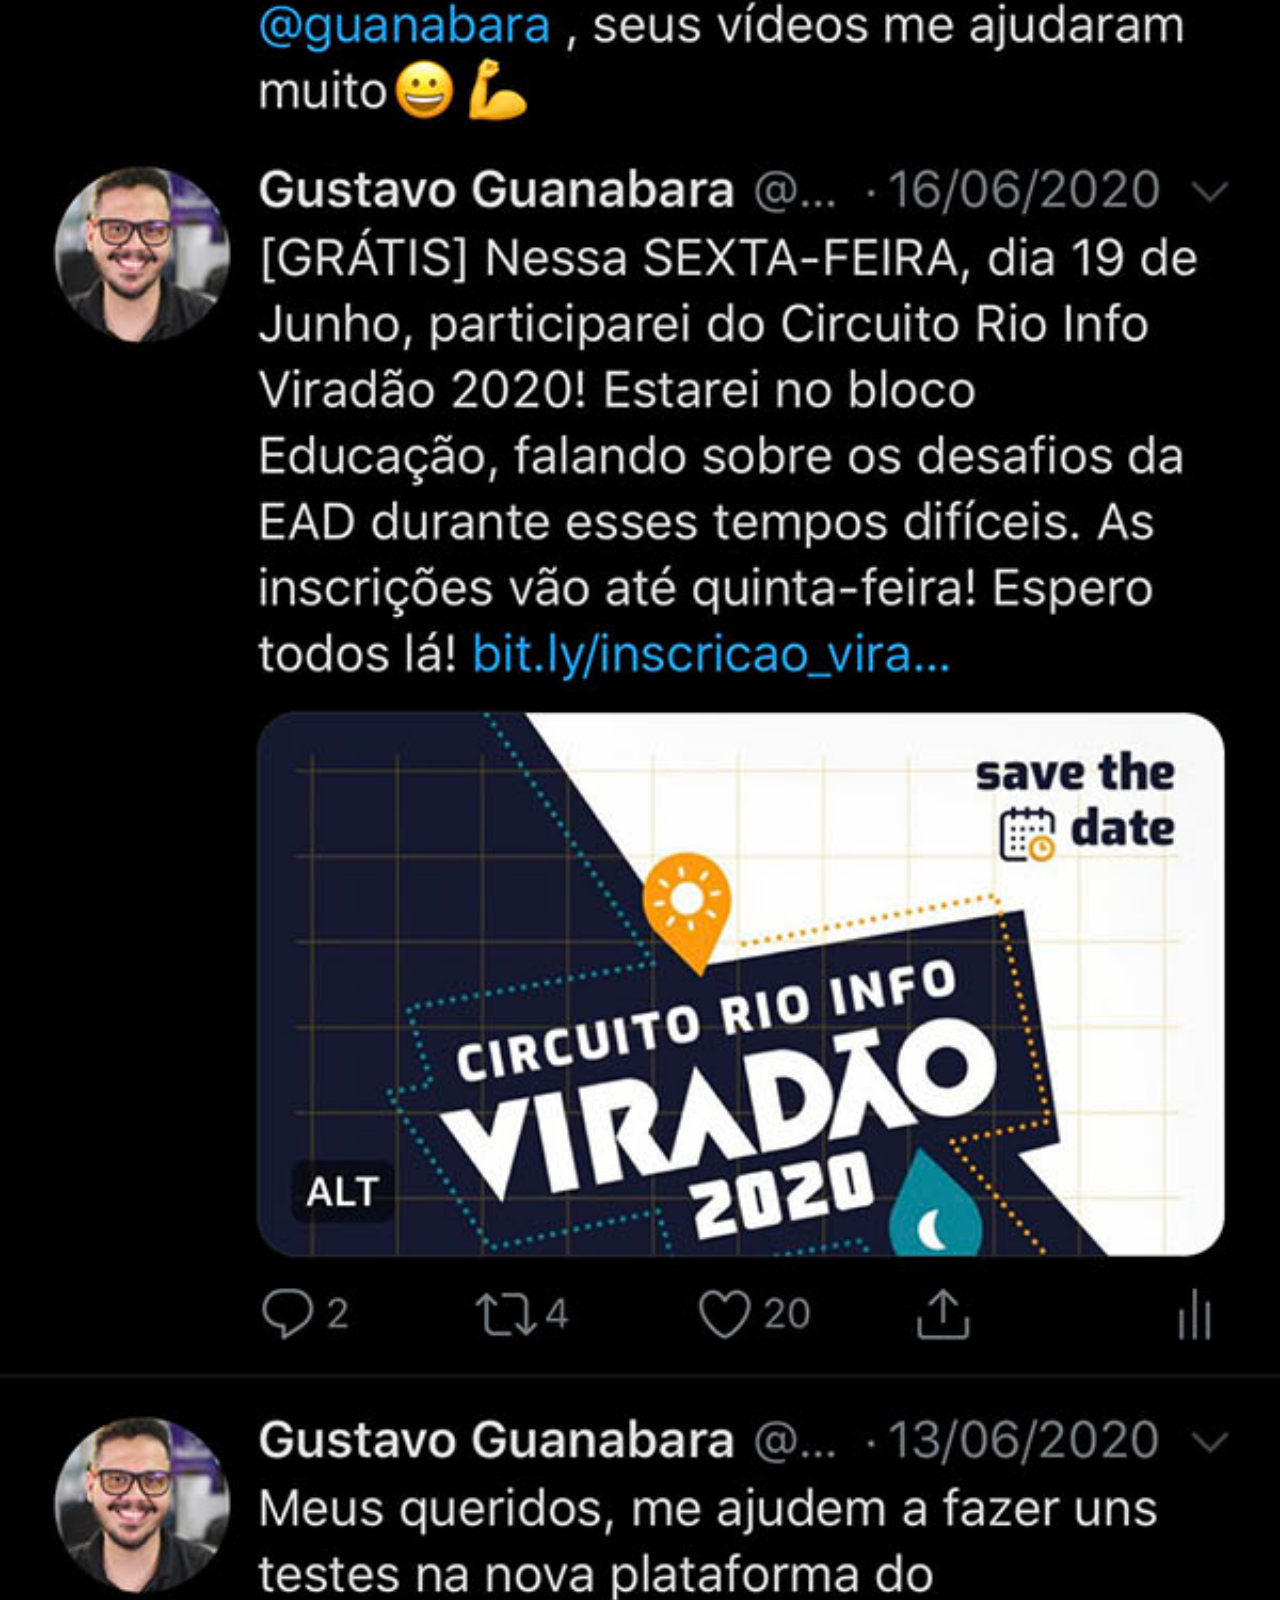
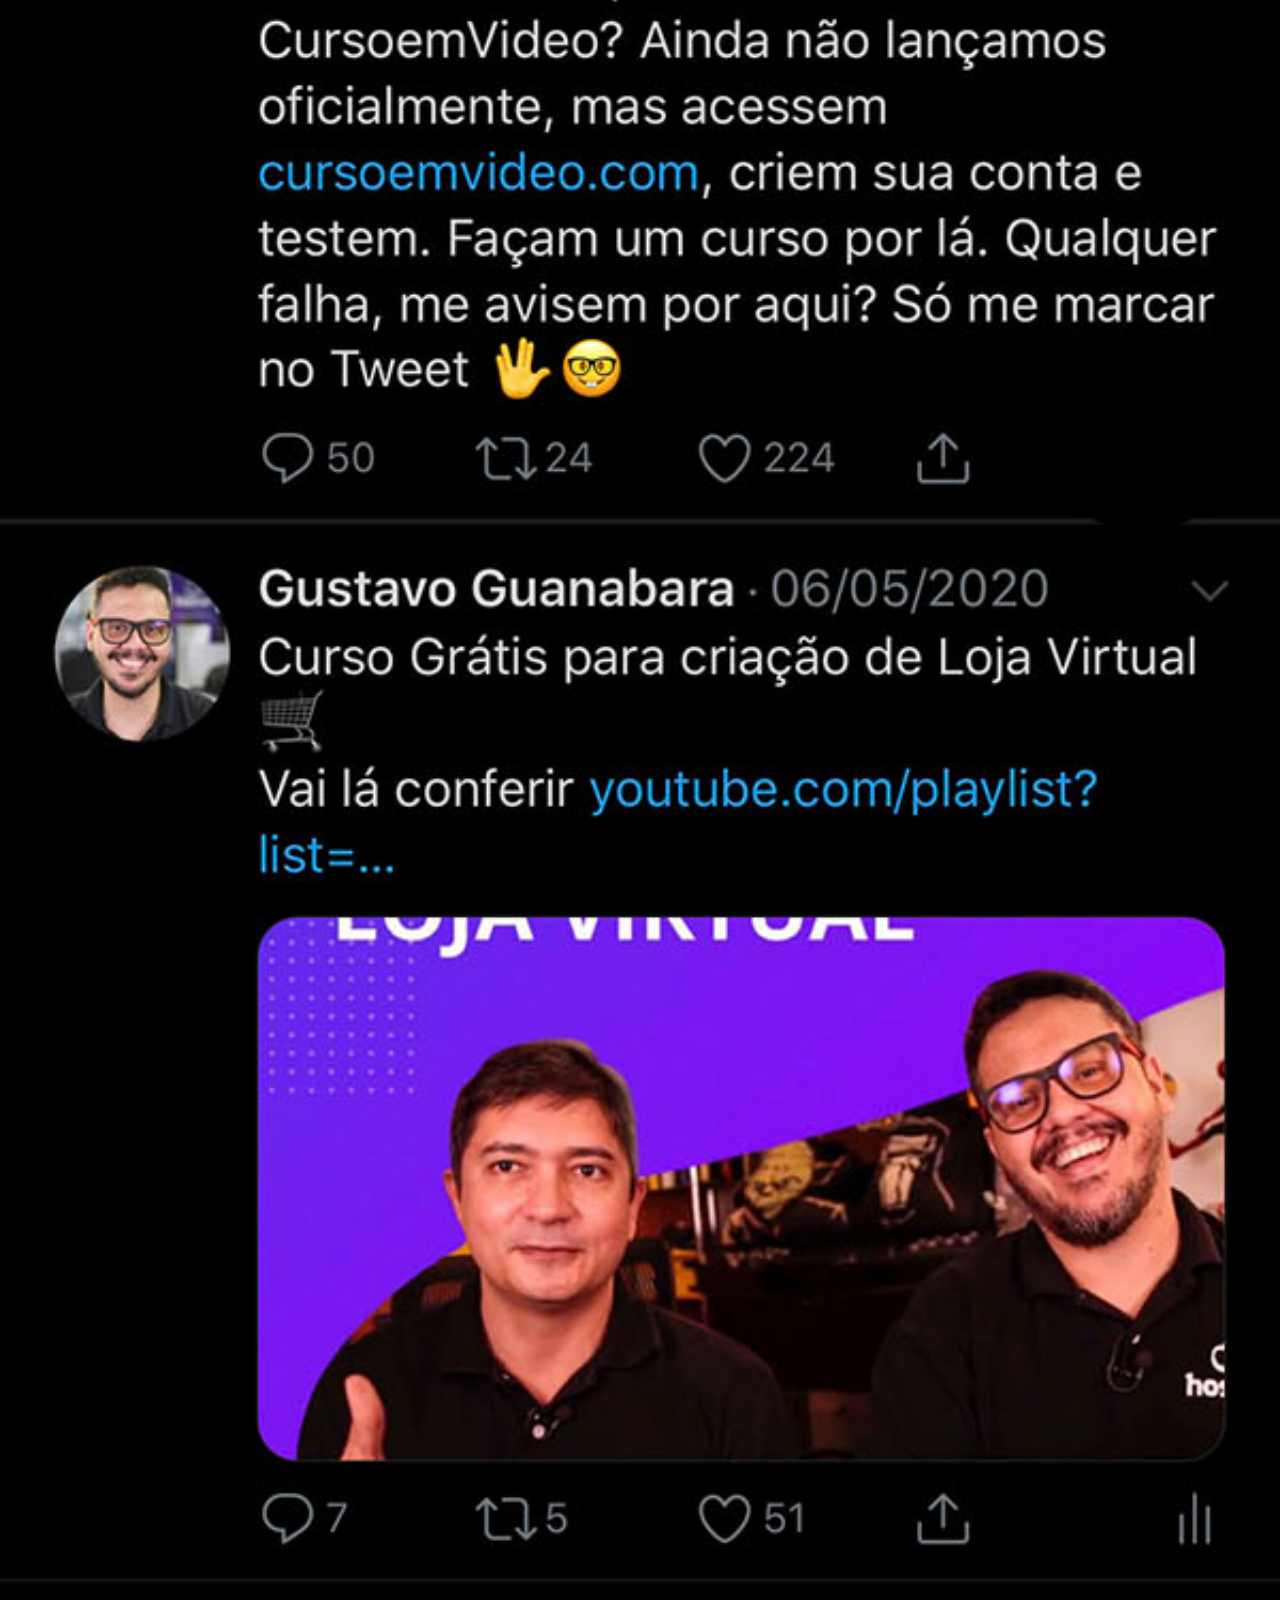
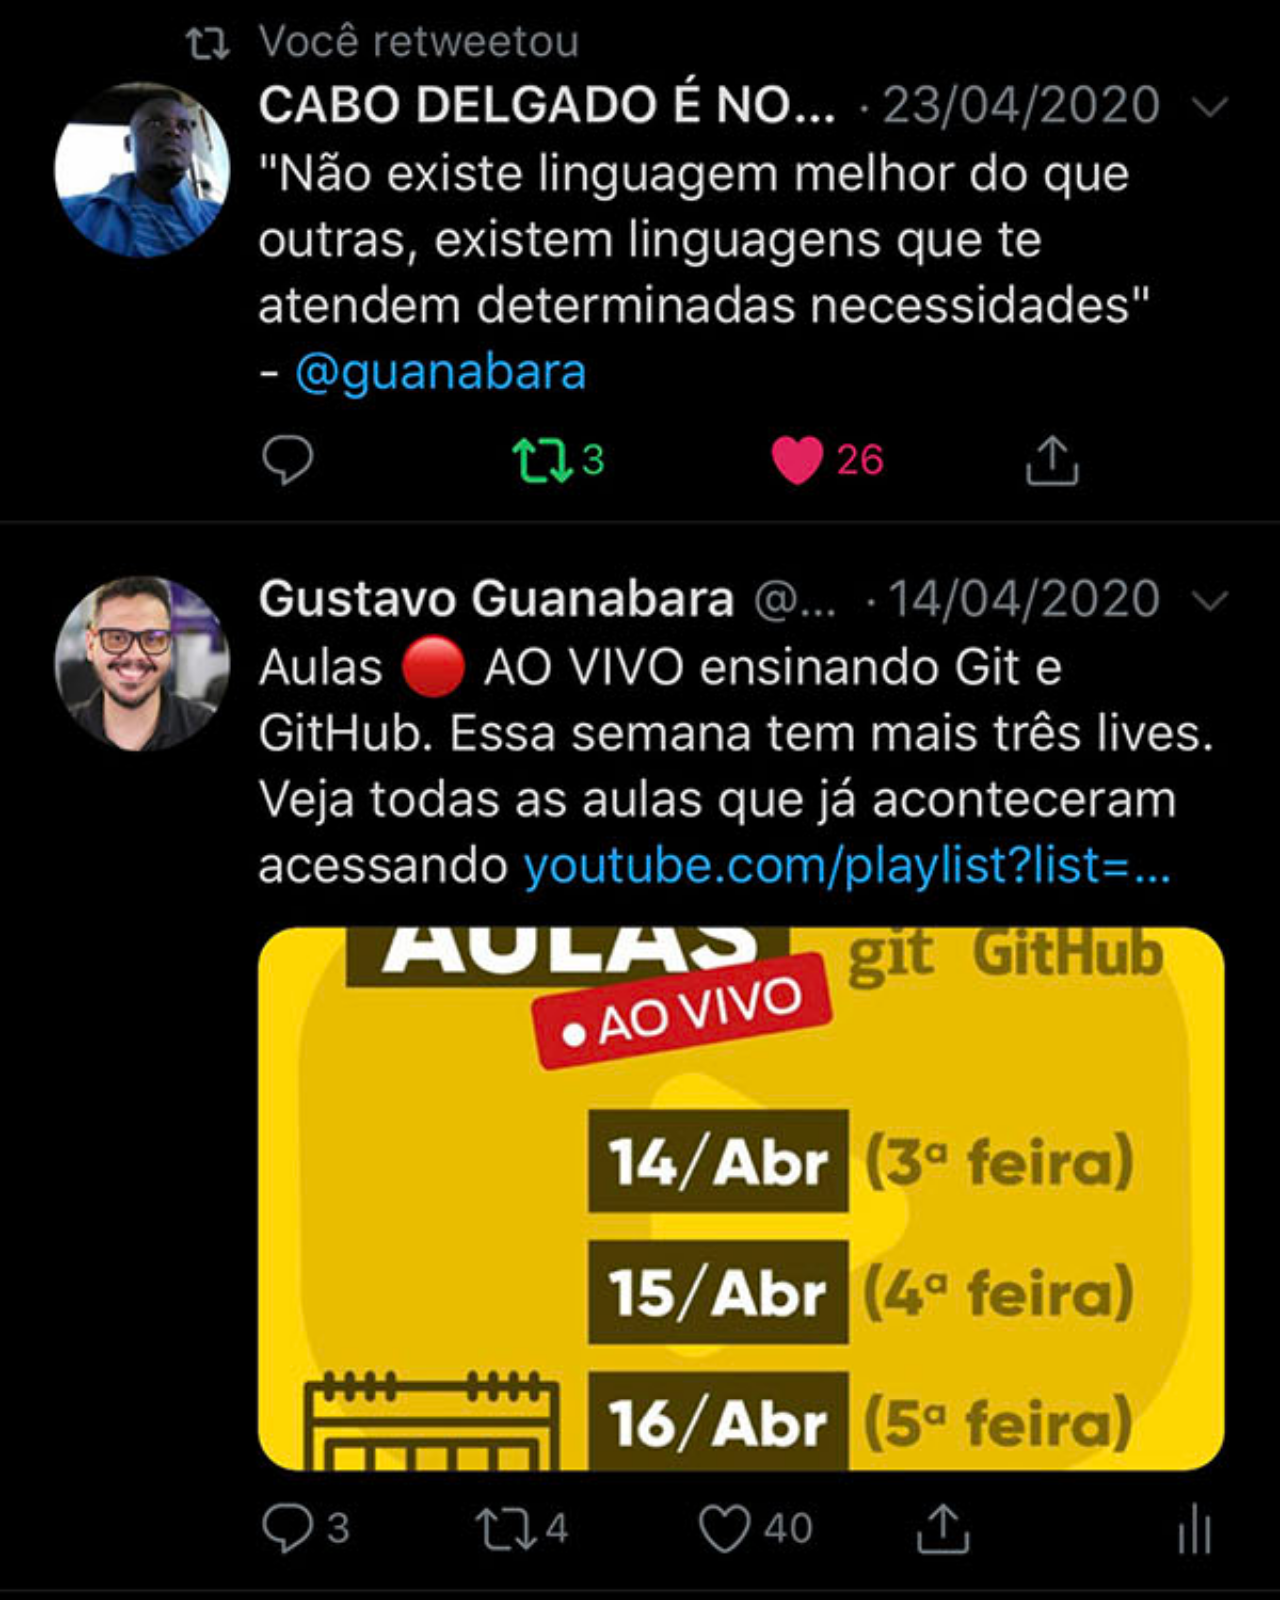
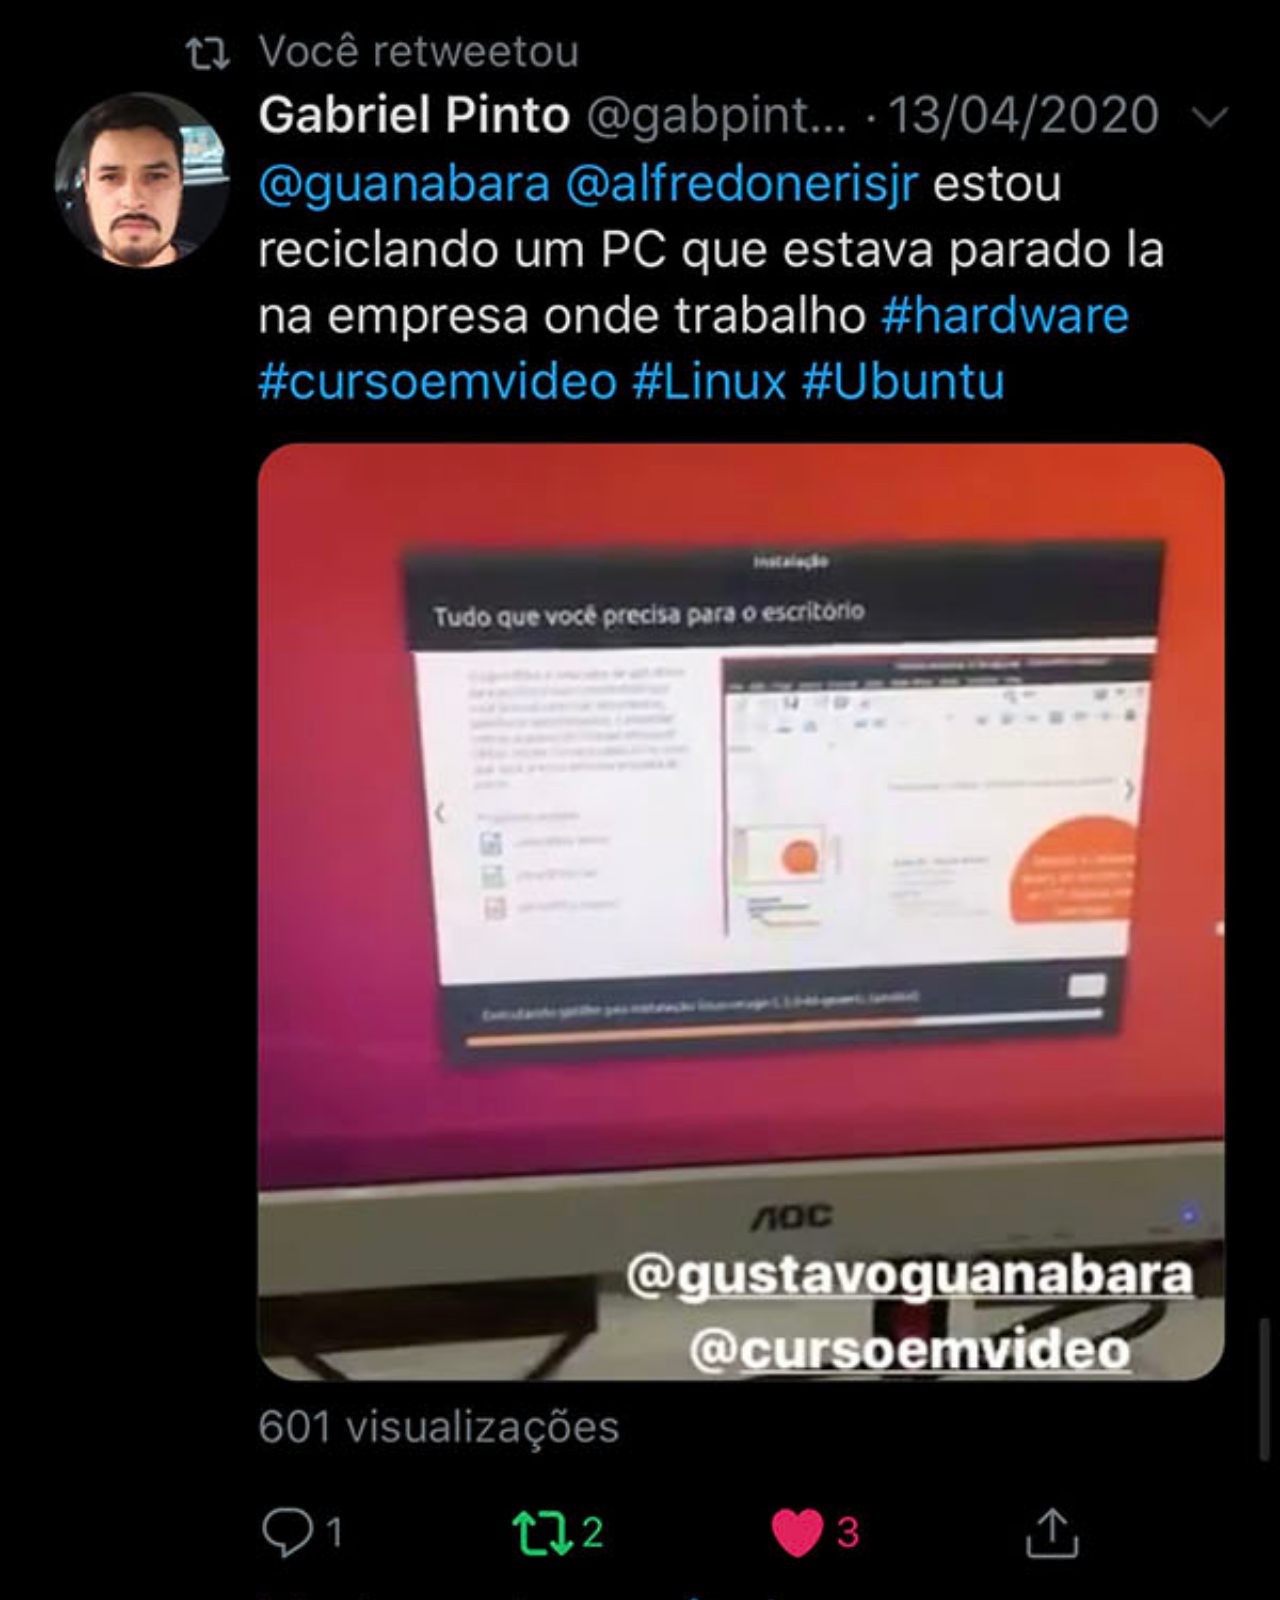
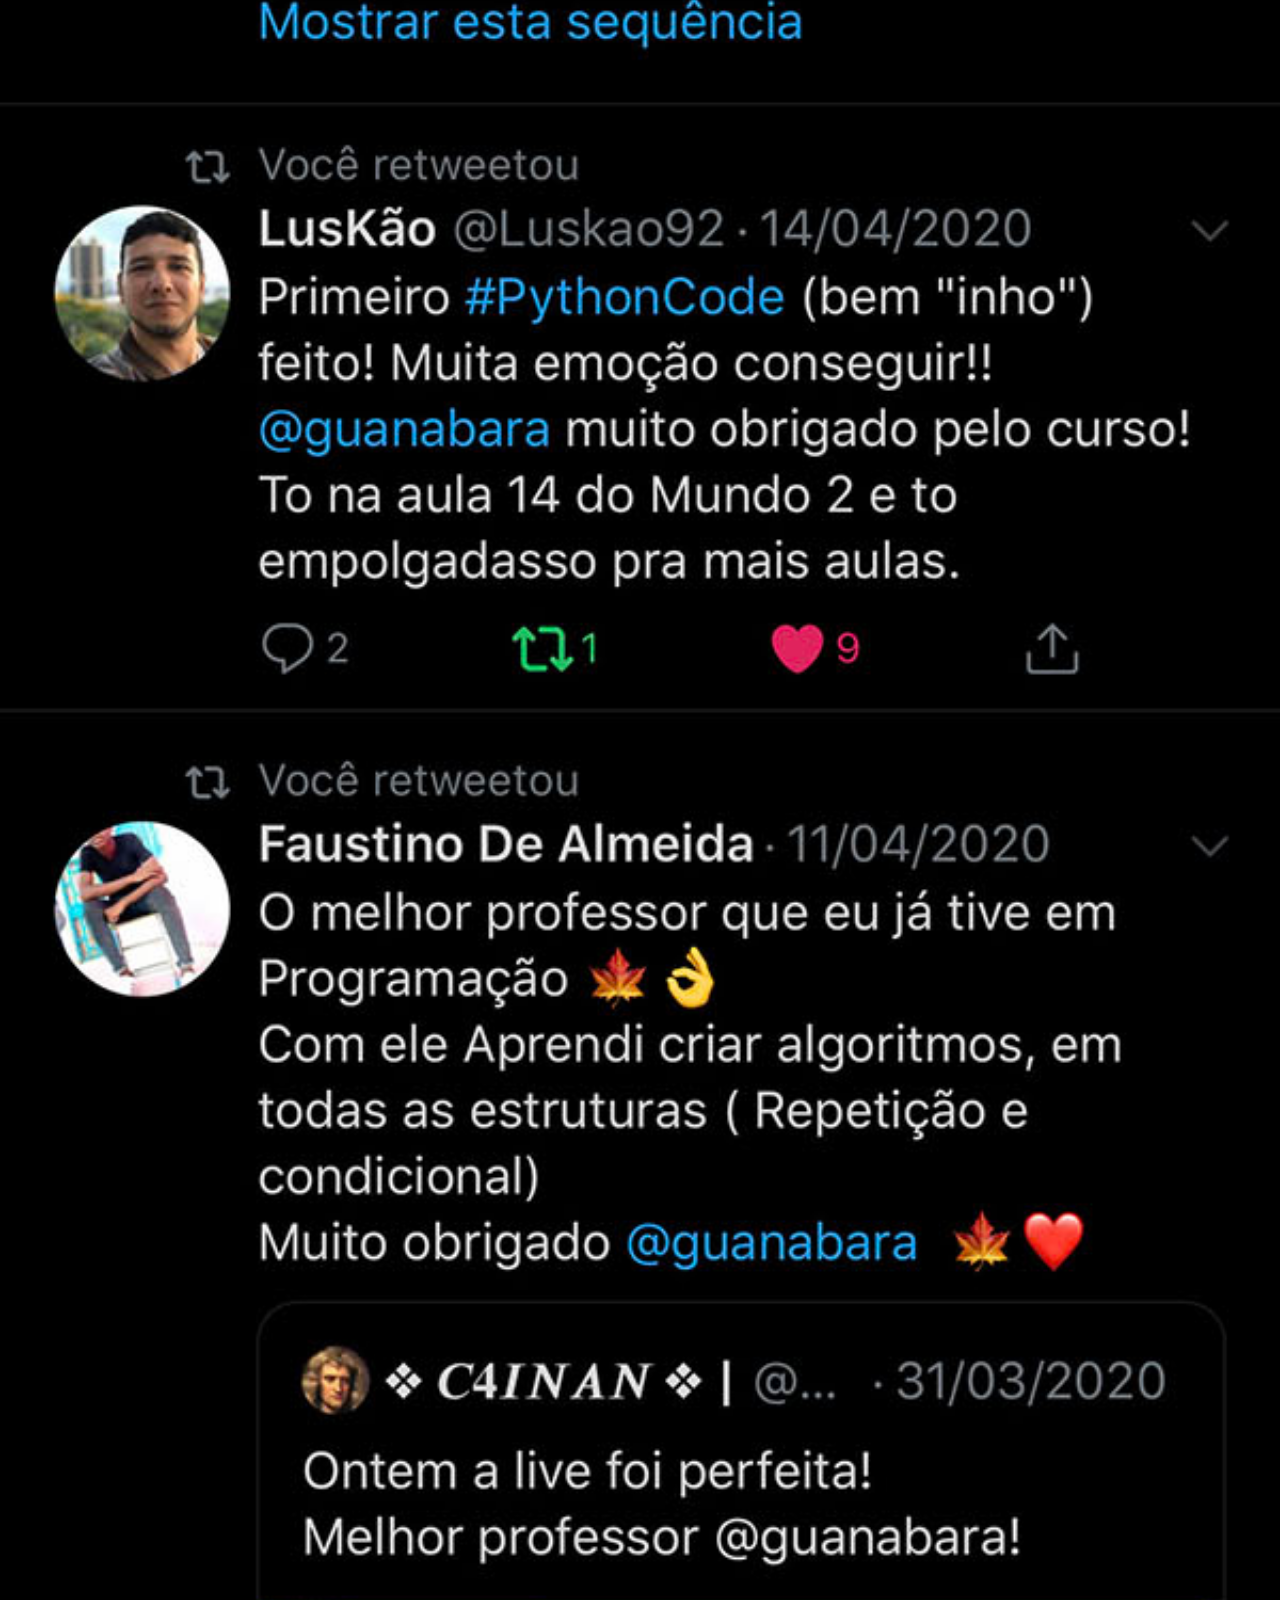
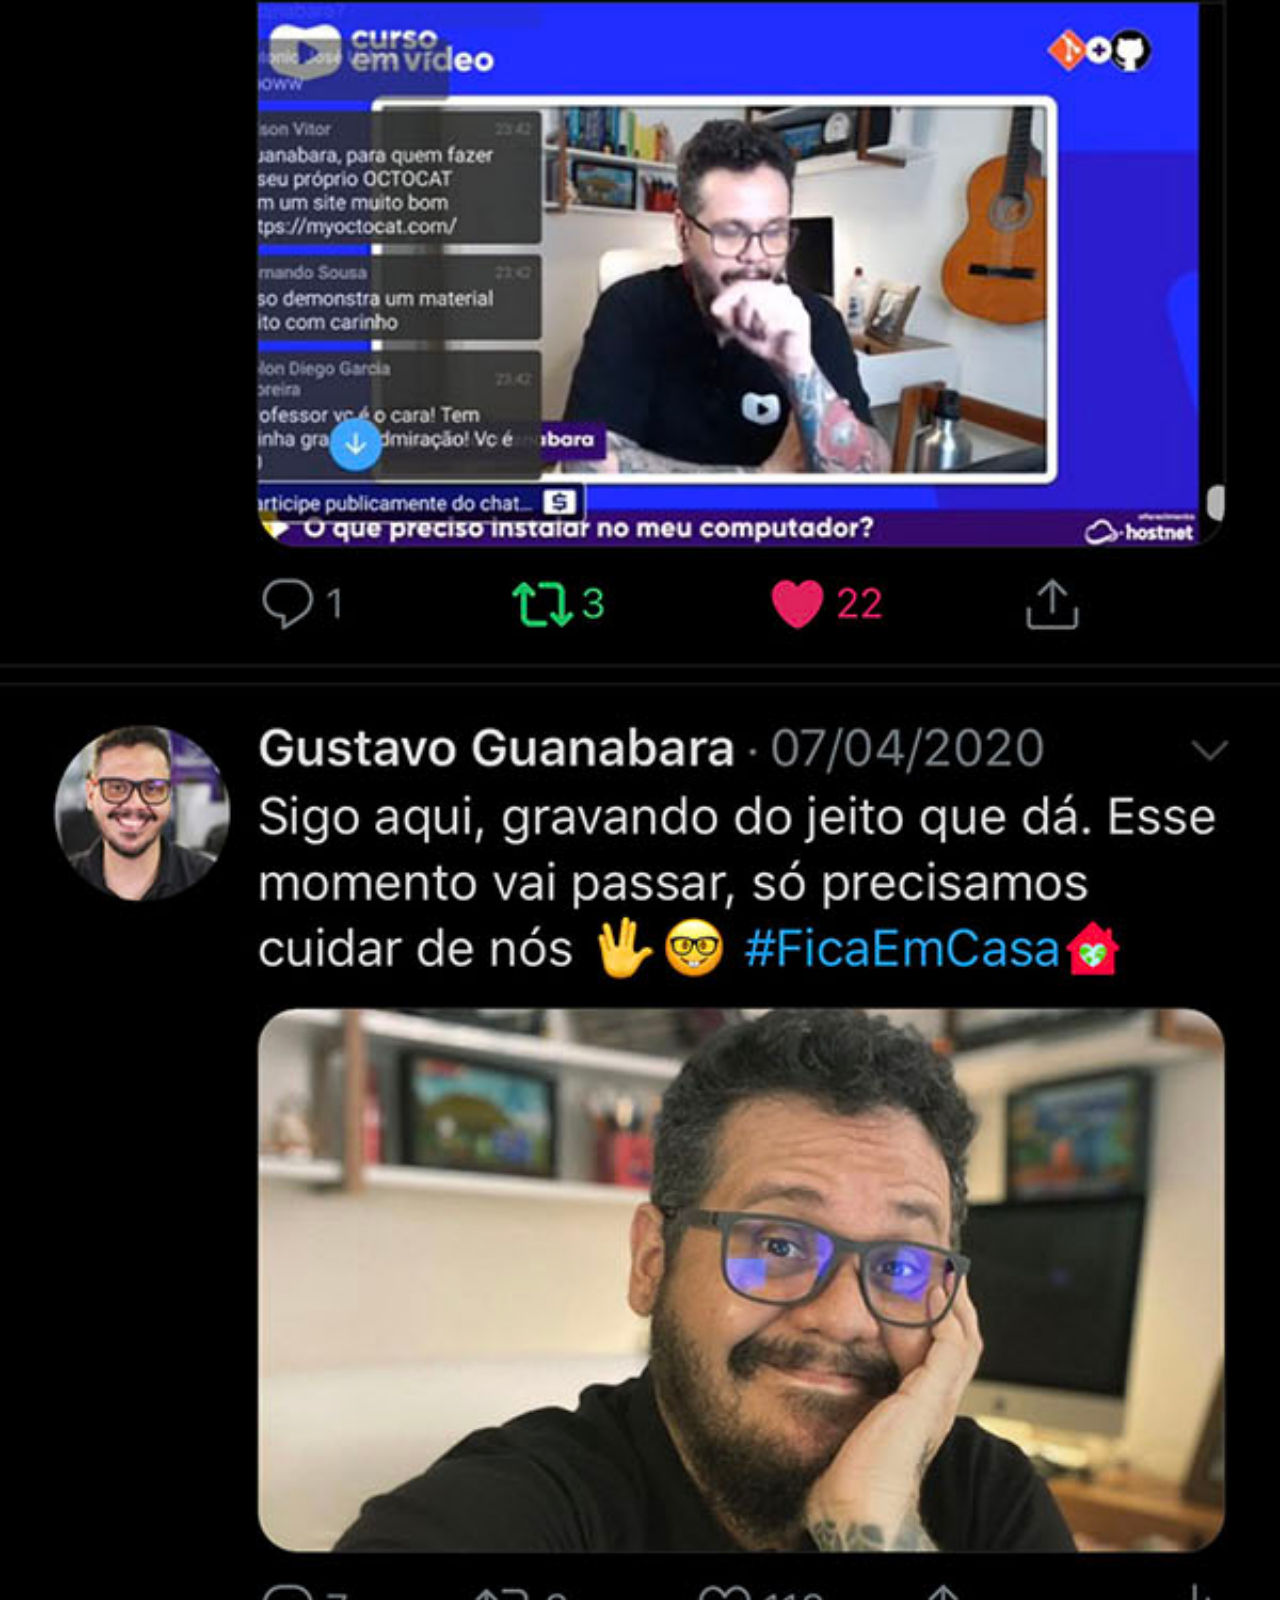
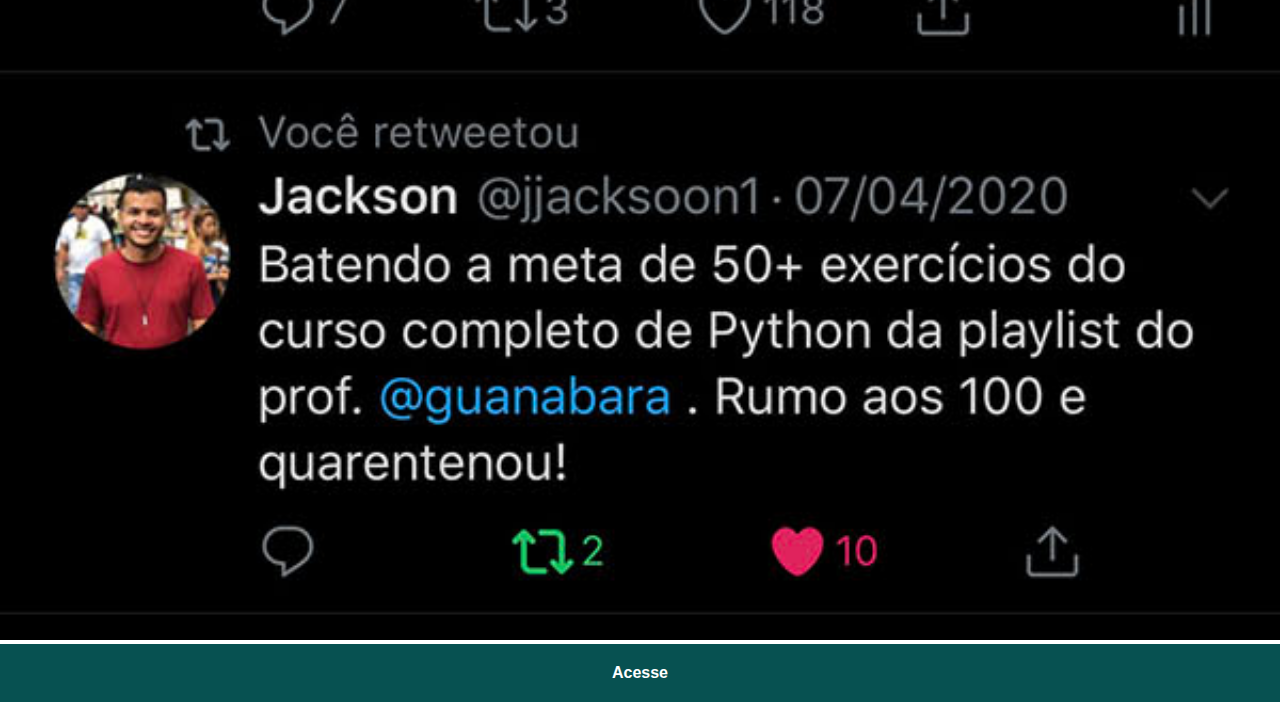
<file: twiter.html>
<!DOCTYPE html>
<html lang="pt-br">
<head>
    <meta charset="UTF-8">
    <meta name="viewport" content="width=device-width, initial-scale=1.0">
    <title>twiter</title>
    <link rel="stylesheet" href="estilos/redessociais.css">
</head>
<body>
    <img src="imagens/tela-twitter.jpg" alt="">
    <a href="https://www.twitter.com" target="_blank">Acesse</a>
</body>
</html>
</file>
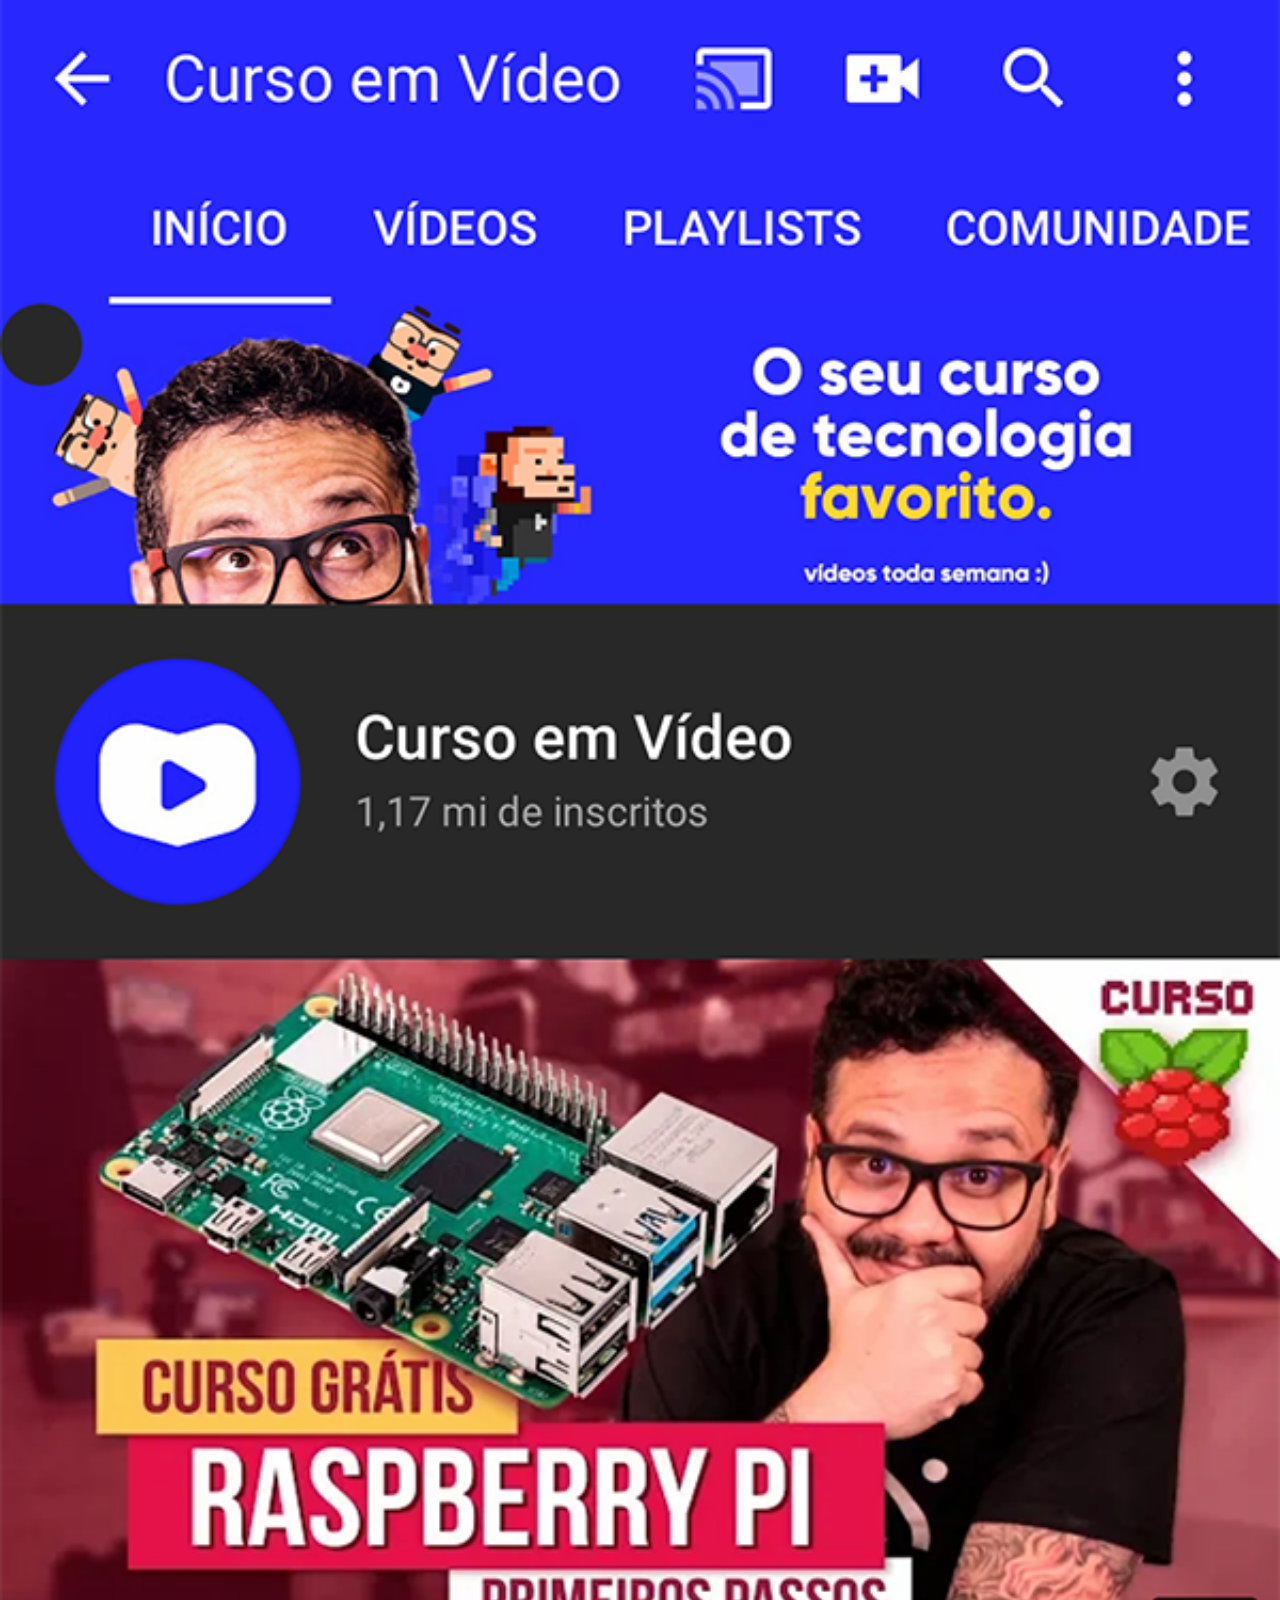
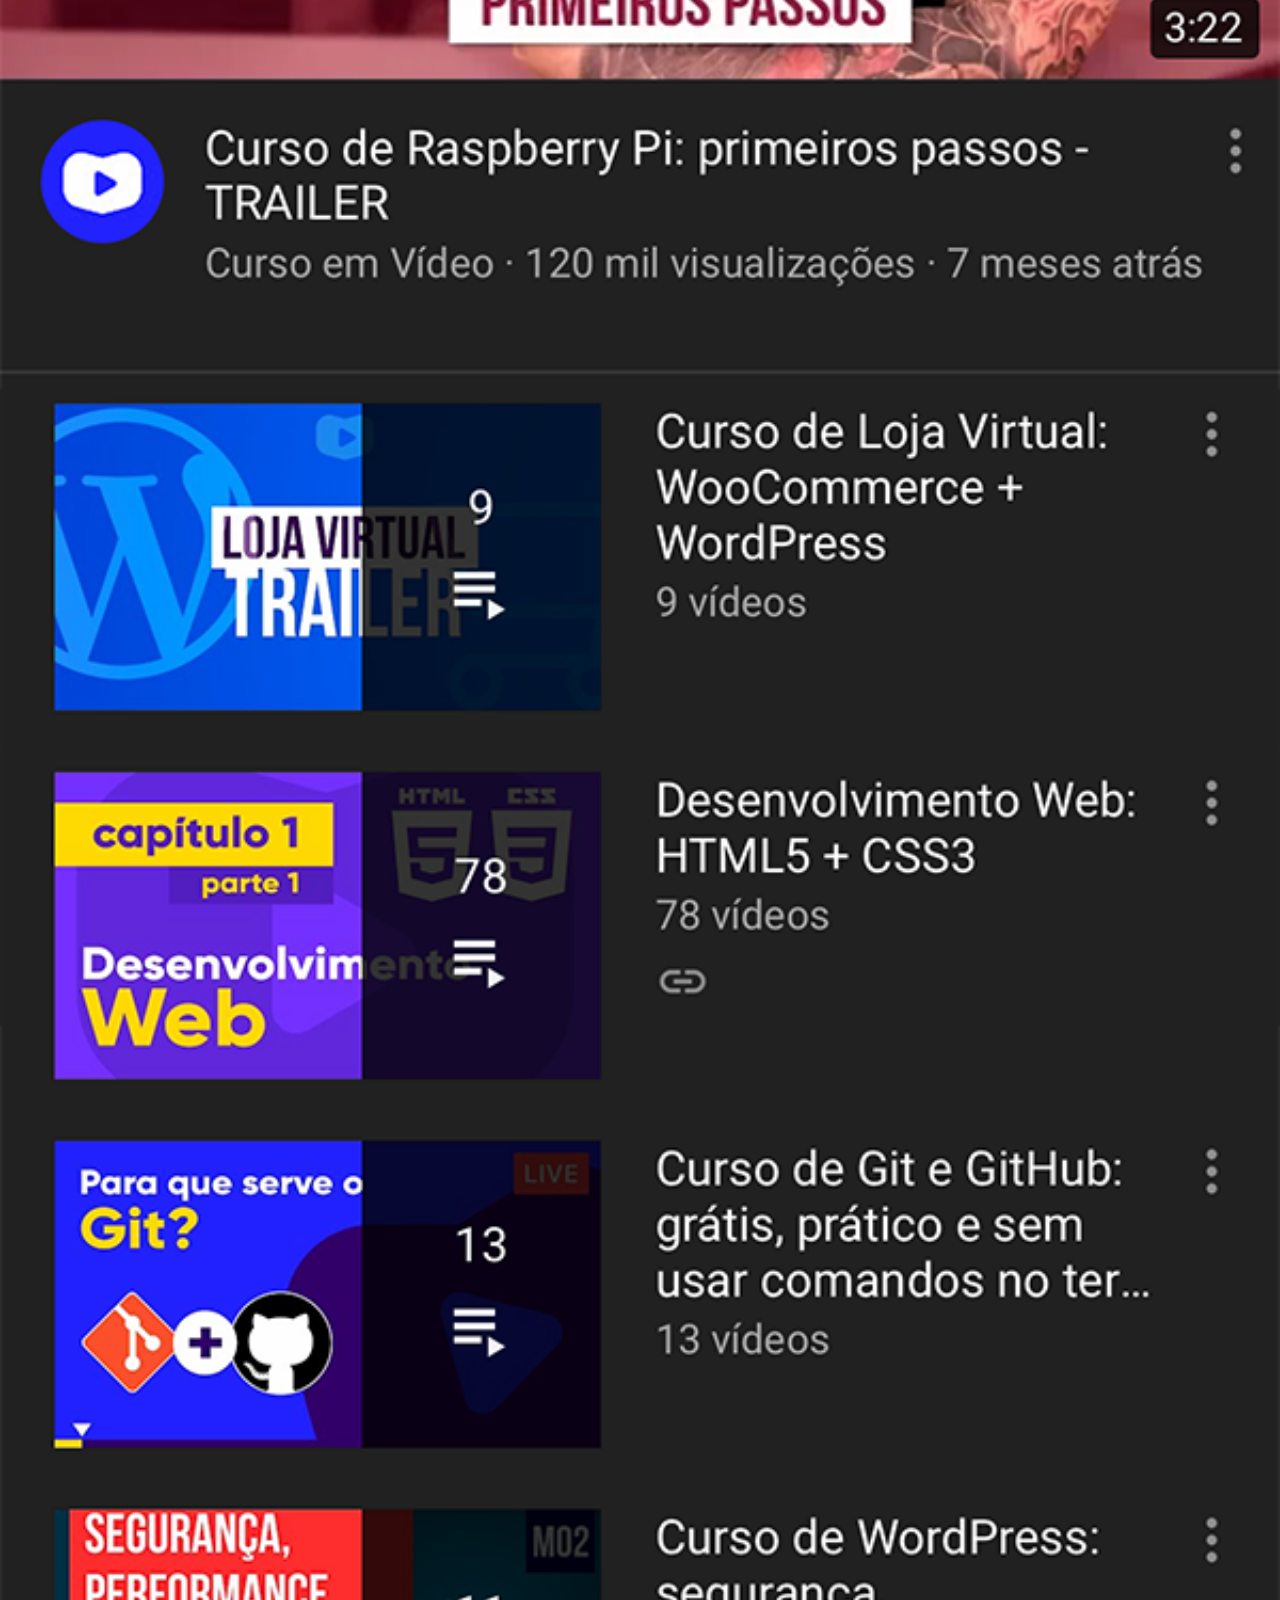
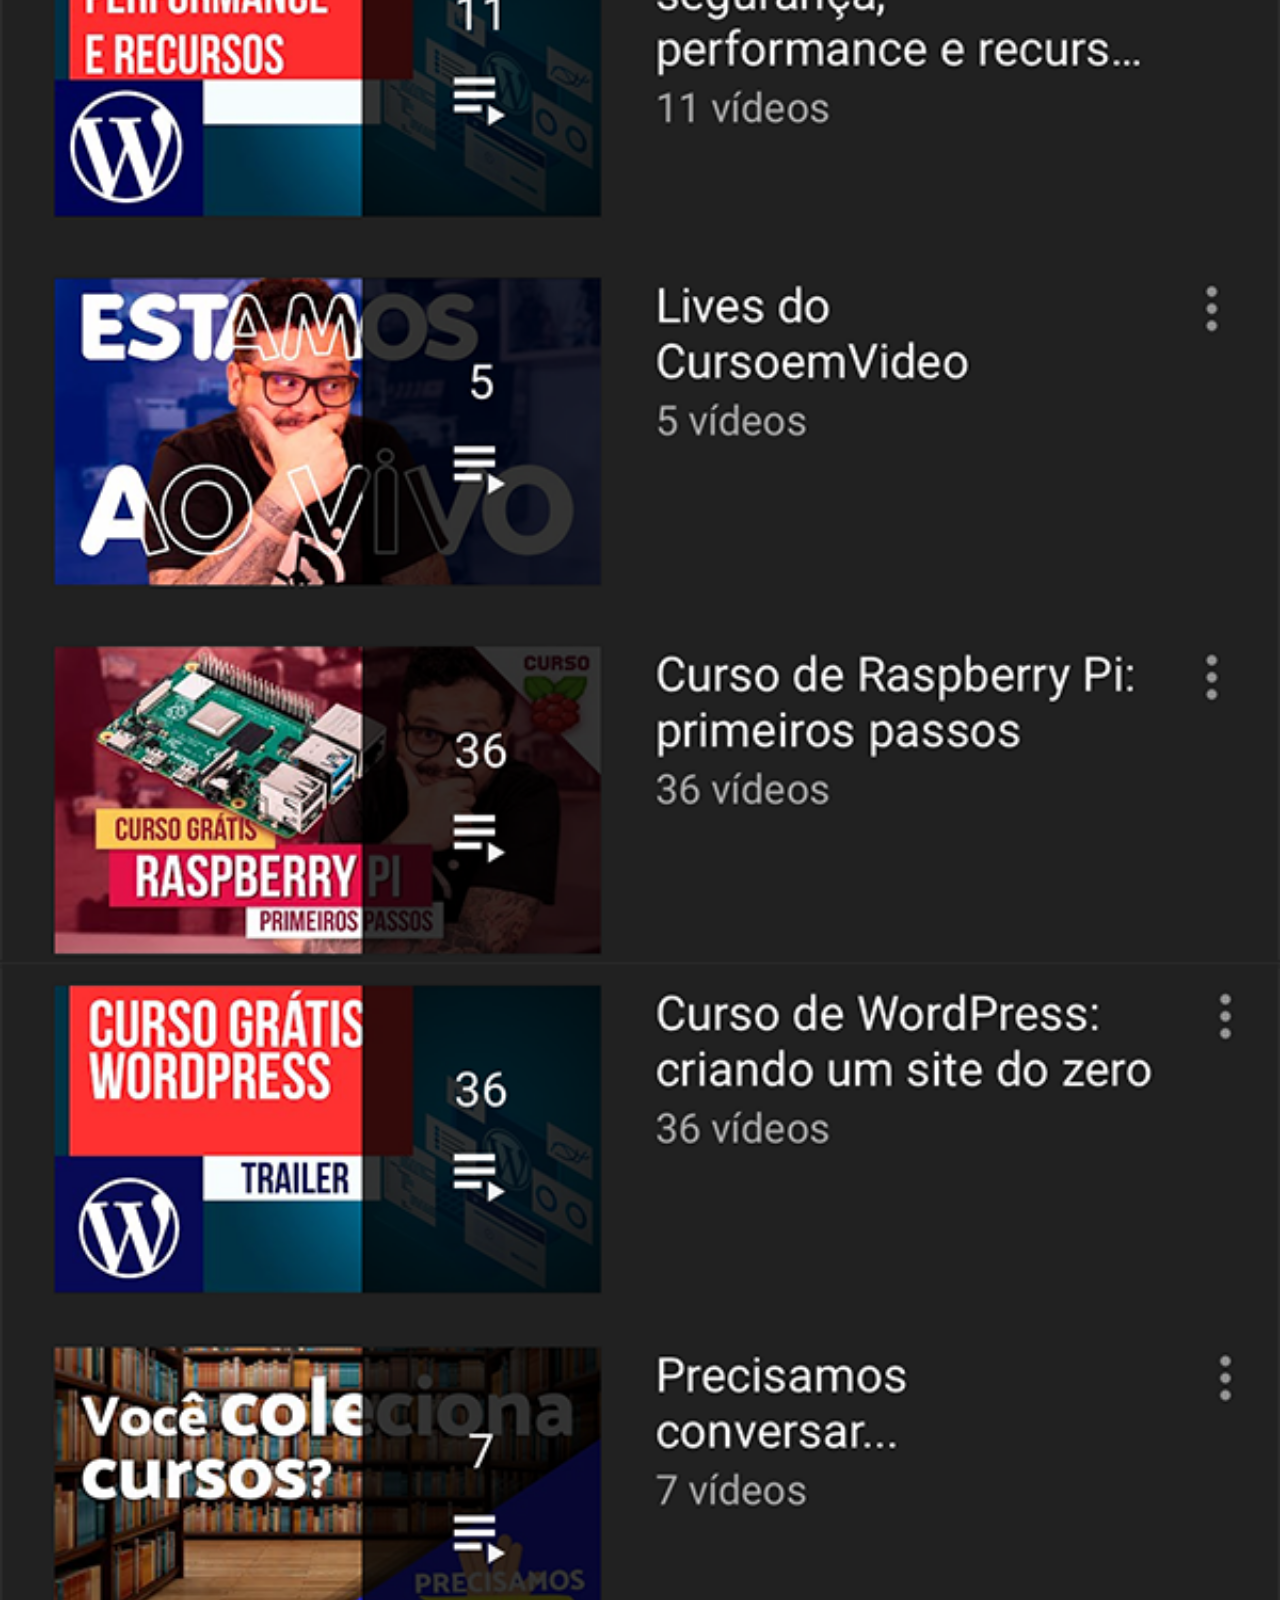
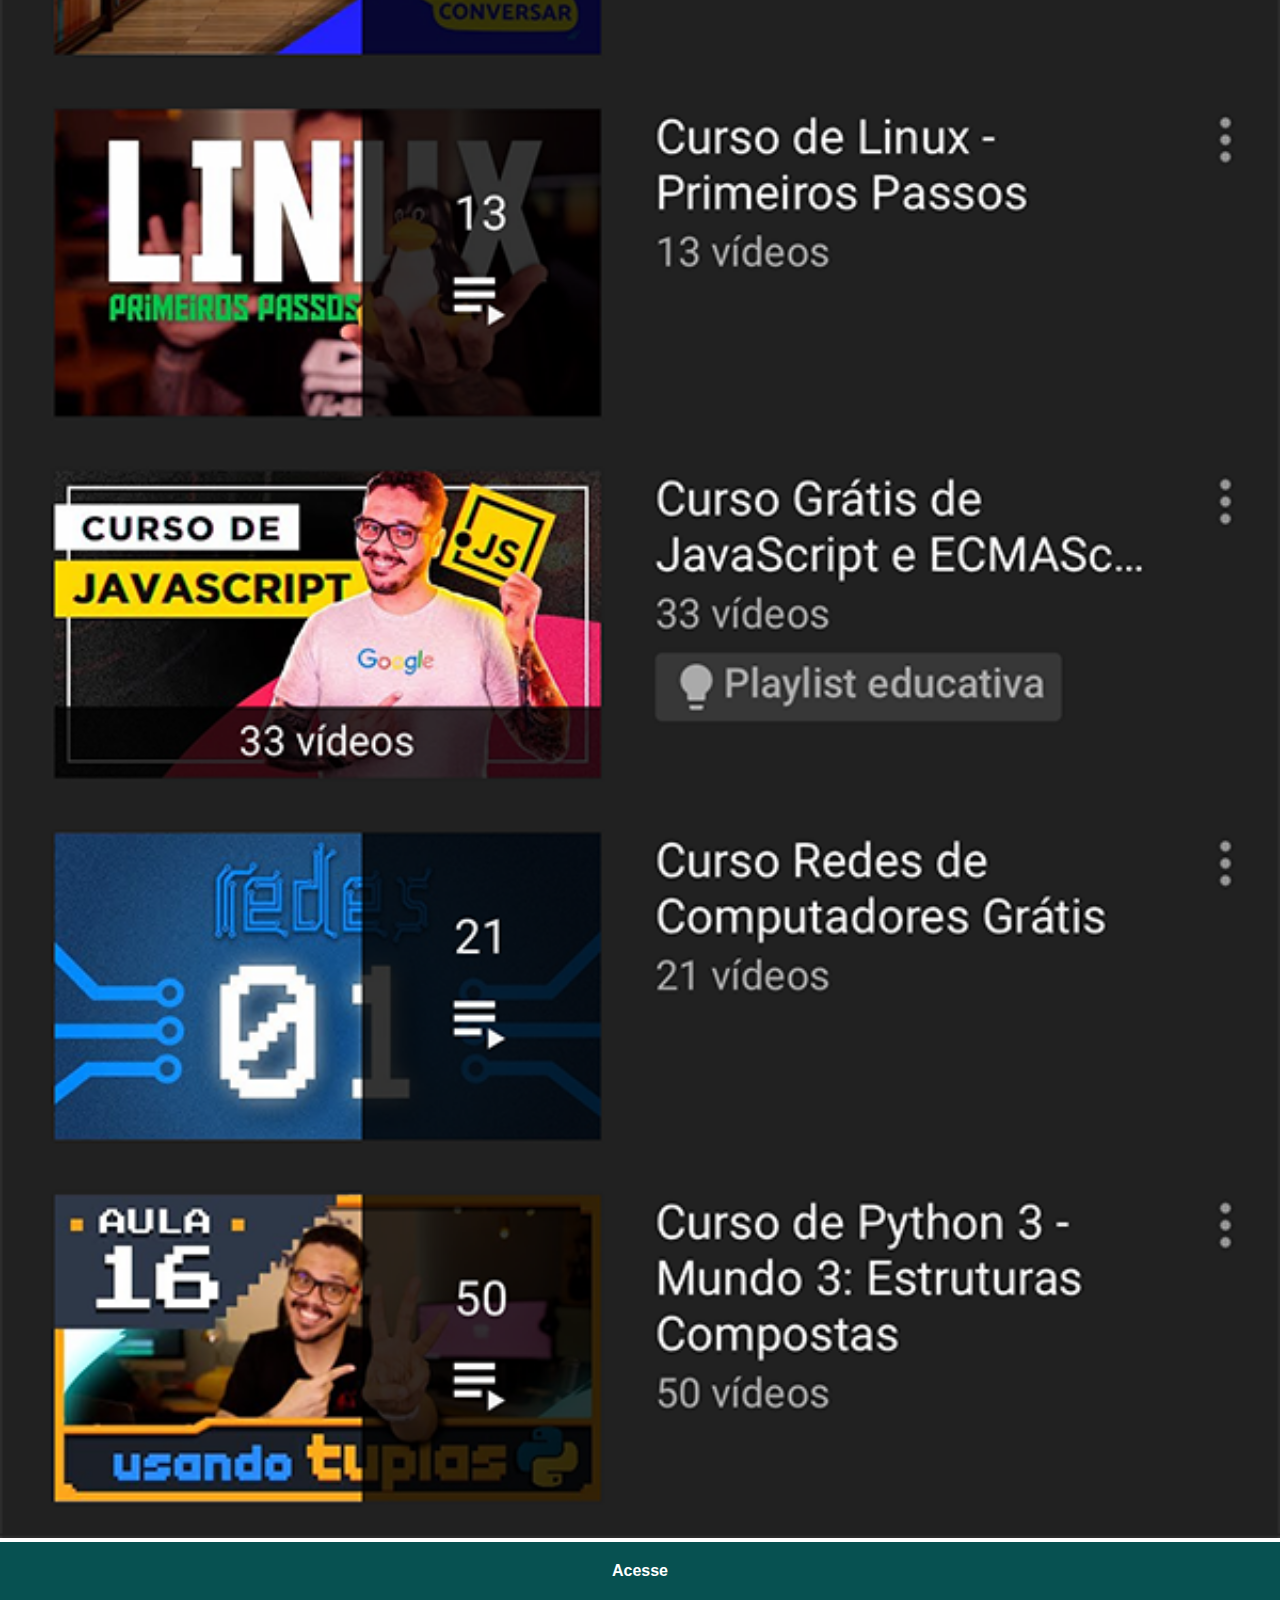
<file: youtube.html>
<!DOCTYPE html>
<html lang="pt-br">
<head>
    <meta charset="UTF-8">
    <meta name="viewport" content="width=device-width, initial-scale=1.0">
    <title>youtube</title>
    <link rel="stylesheet" href="estilos/redessociais.css">

</head>
<body>
    <img src="imagens/tela-youtube.png" alt="">
    <a href="https://www.youtube.com" target="_blank">Acesse</a>
</body>
</html>
</file>
<file: estilo/style.css>
@charset "UTF-8";

* { 
    margin: 0px;
    padding: 0px;
    font-family: Arial, Helvetica, sans-serif;
}

html, body {
    height: 100vh;
    width: 100vw;
    background-color: black;
}

body {
    background-image: url(../imagens/fundo-madeira.jpg);
    background-repeat: no-repeat;
    background-position: top center;
    background-size: cover;
    background-attachment: fixed;
}

main {
    position: relative;
    height: 100vh;
}

section#telefone {
    position: absolute;
    top: 50%;
    left: 50%;
    transform: translate(-50%, -50%);
    
    height: 627px;
    width: 311px;
    background-image: url(../imagens/frame-iphone.png);
    background-repeat: no-repeat;
}

iframe#tela {
    position: relative;
    top: 81px;
    left: 22px;
    width: 268px;
    height: 471px;
}

section#aplicativos {
    text-align: right;
}

section#aplicativos img {
    width: 50px;
    margin: 10px;
    border-radius: 50px;
    box-shadow: 2px 2px 5px black;
    box-sizing: border-box;
}

section#aplicativos img:hover {
    border: 2px solid rgba(255, 255, 255, 0.518);
    transform: translate(-5px, -5px);
    box-shadow: 5px 5px 10 rgba(0, 0, 0, 0.233);
    transition: transform .1s, border 0.2s;
}
</file>
<file: estilos/redessociais.css>
@charset "UTF-8";

*{
    margin: 0px;
    padding: 0px;
    font-family: Arial, Helvetica, sans-serif;
    font-weight: bold;
}

::-webkit-scrollbar {
    width: 0px;
    height: 0px;
}
img {
    width: 100%;
}

a {
    display: block;
    padding: 20px;
    margin: 0px;
    background-color: rgb(7, 81, 81);
    color: white;
    text-decoration: none;
    text-align: center;
}

a:hover {
    background-color: aqua;
    color: black;
    text-decoration: underline;
}
</file>
